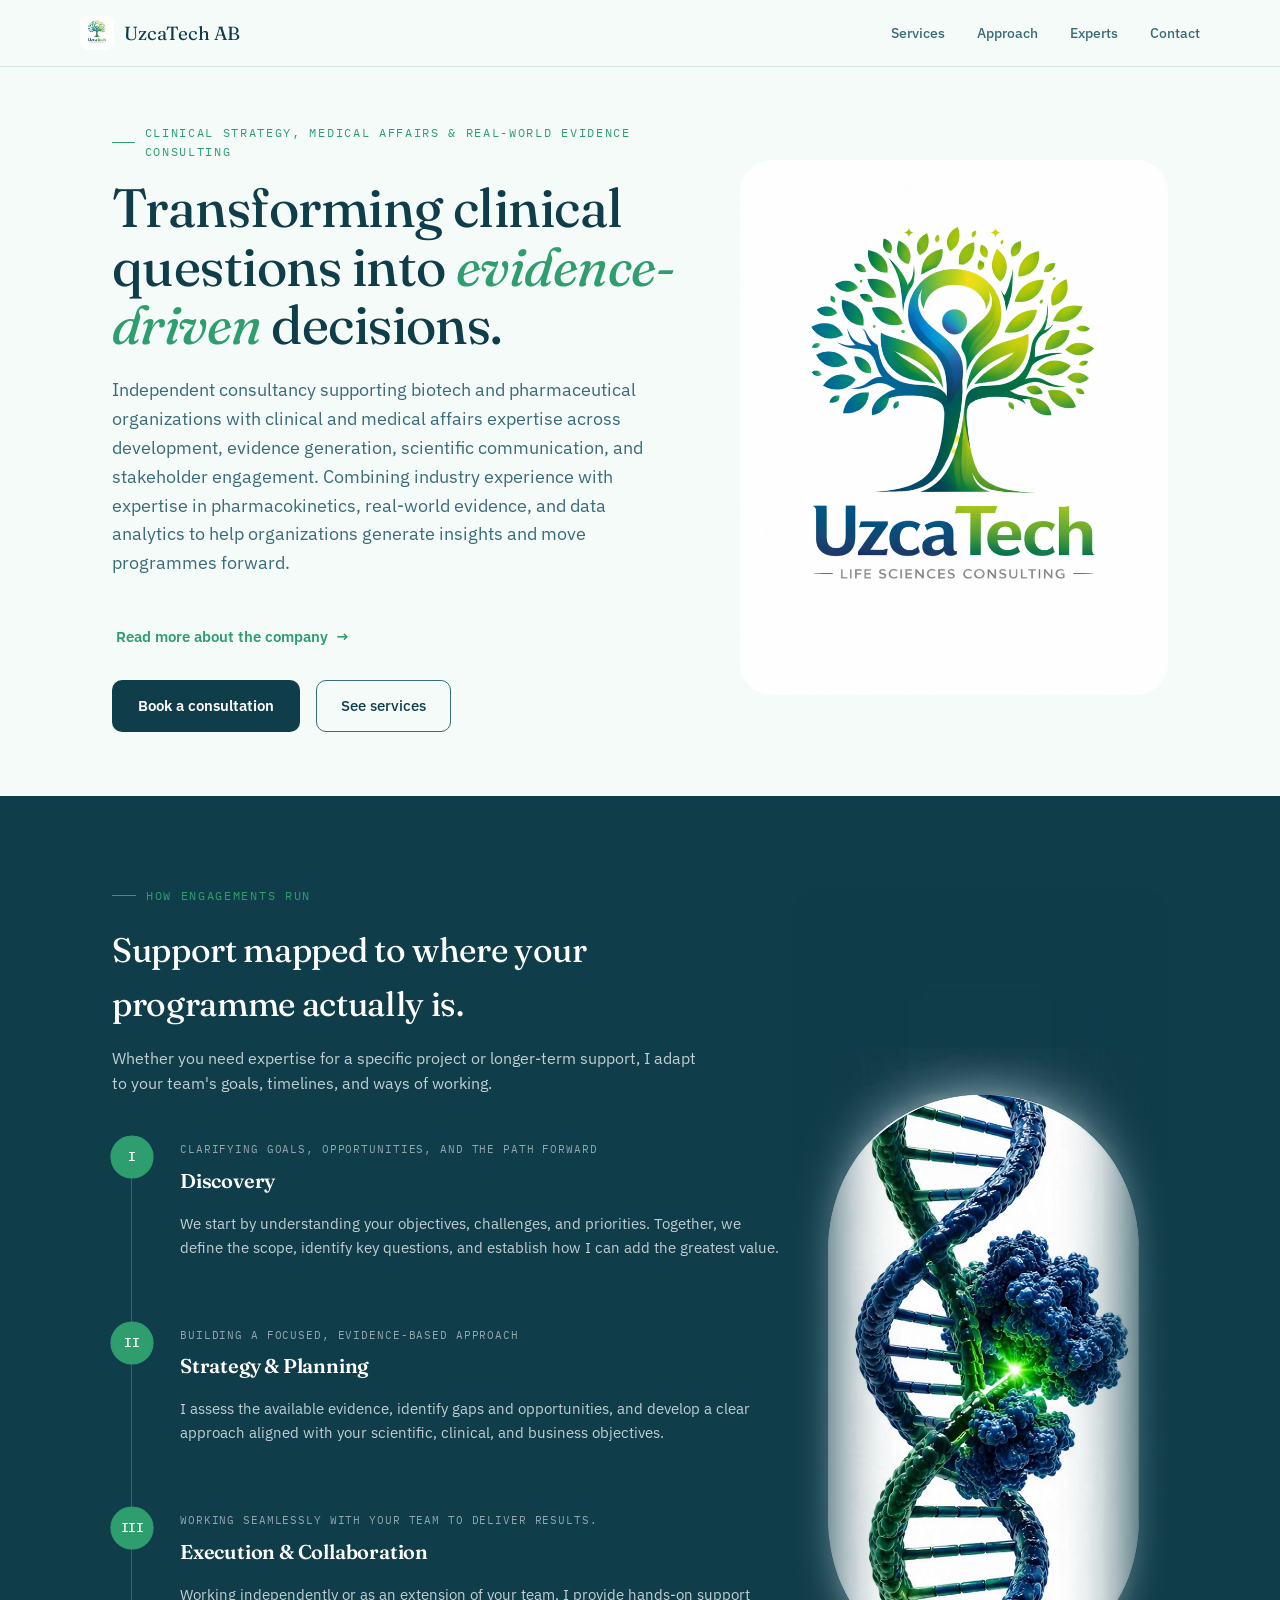
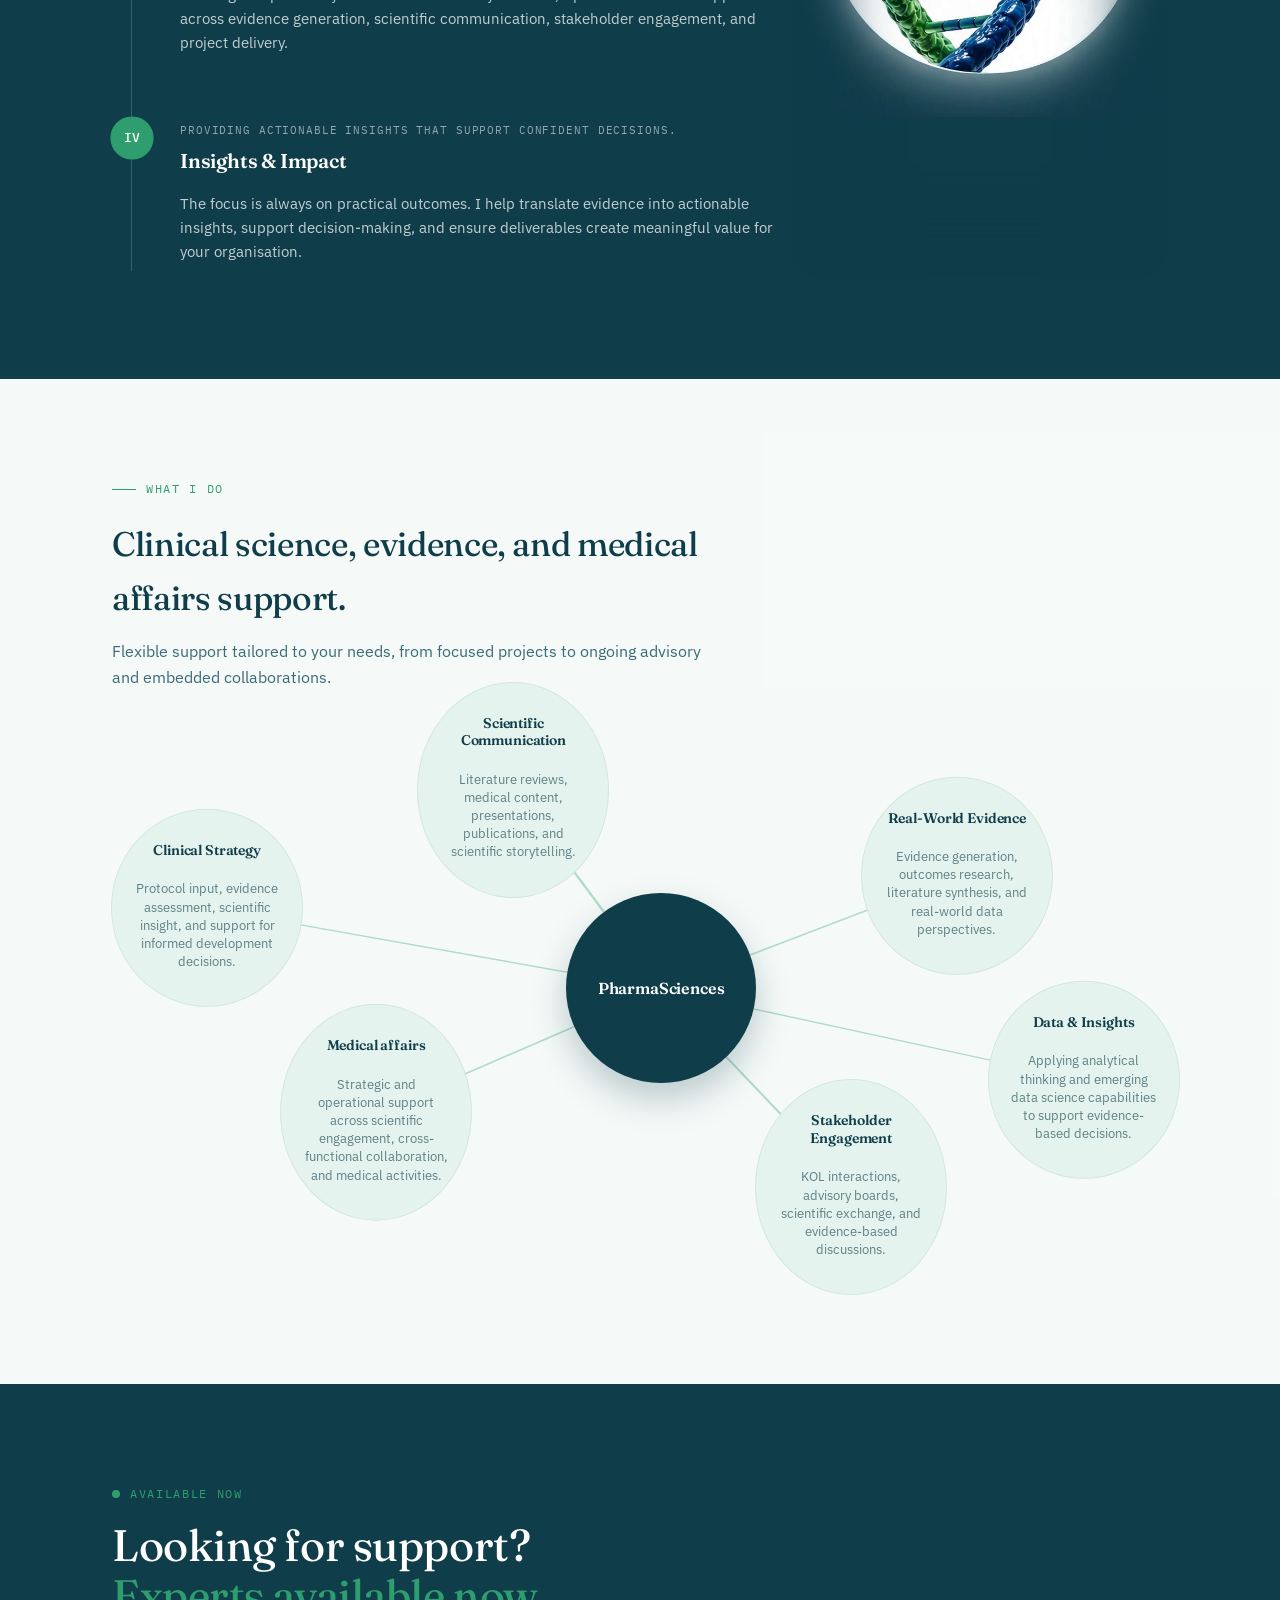
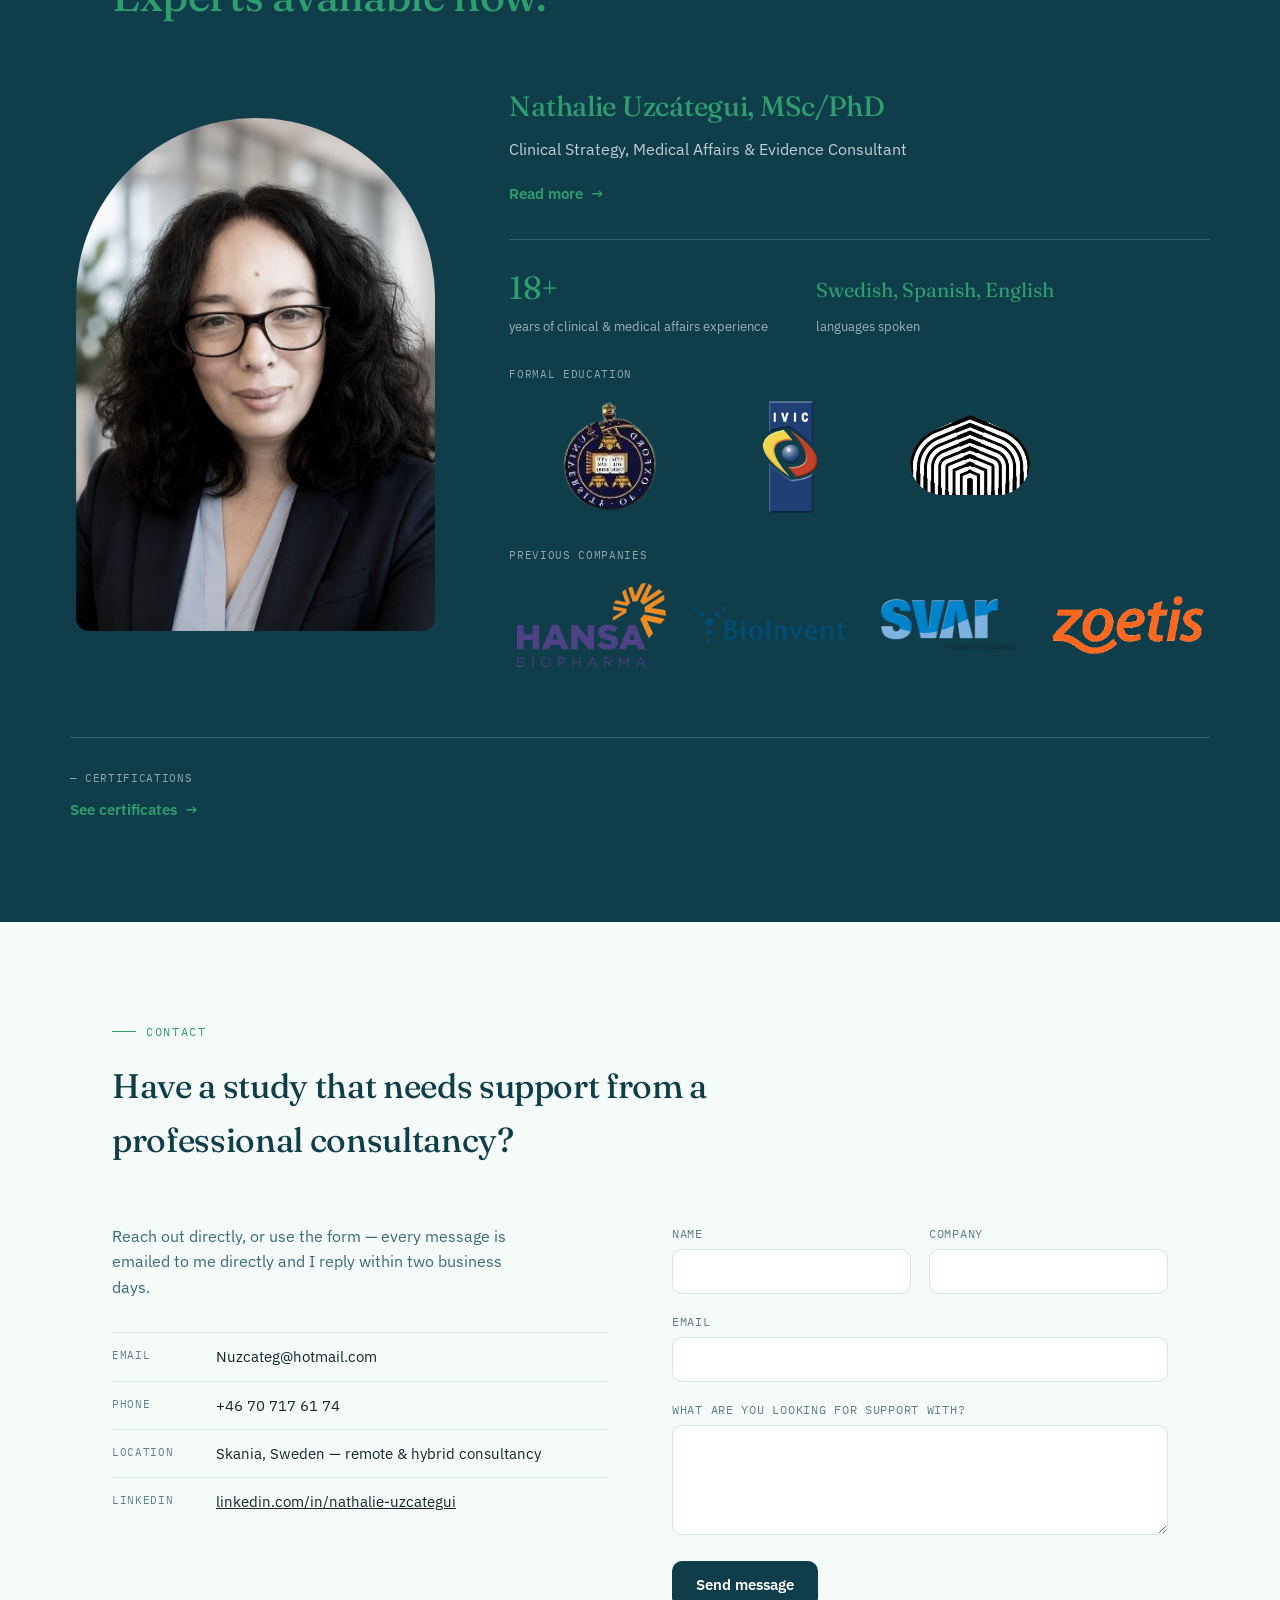
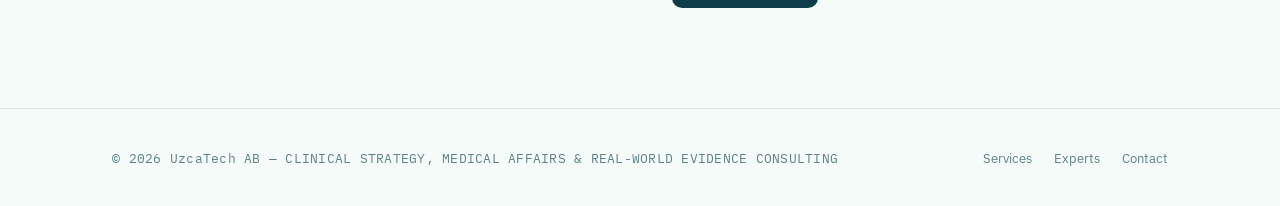
<file: index.html>
<!DOCTYPE html>
<html lang="en">
<head>
<meta charset="UTF-8">
<meta name="viewport" content="width=device-width, initial-scale=1.0">
<meta name="robots" content="noimageindex">
<title>UzcaTech &mdash; Lifesciences Consultancies</title>
<link rel="icon" href="logo_icon.ico" type="image/x-icon">
<link rel="preconnect" href="https://fonts.googleapis.com">
<link rel="preconnect" href="https://fonts.gstatic.com" crossorigin>
<link href="https://fonts.googleapis.com/css2?family=Fraunces:opsz,wght@9..144,300;9..144,450;9..144,600&family=IBM+Plex+Sans:wght@400;500;600&family=IBM+Plex+Mono:wght@400;500&display=swap" rel="stylesheet">
<link rel="stylesheet" href="css/base.css">
<link rel="stylesheet" href="css/index.css">
</head>
<body>

<header>
  <div class="wrap nav">
    <div class="brand">
      <img class="logo-slot" src="images/logo.png" alt="Nathalie Uzcategui">
      UzcaTech AB
    </div>
    <nav><ul>
      <li><a href="#services">Services</a></li>
      <li><a href="#approach">Approach</a></li>
      <li><a href="#experts">Experts</a></li>
      <li><a href="#contact">Contact</a></li>
    </ul></nav>
  </div>
</header>

<section class="hero">
  <div class="hero-bg"></div>
  <div class="wrap">
    <div class="hero-columns">
      <div class="hero-text">
        <div class="eyebrow hero-anim">CLINICAL STRATEGY, MEDICAL AFFAIRS & REAL-WORLD EVIDENCE CONSULTING</div>
        <h1 class="hero-anim">Transforming clinical questions into <em> evidence-driven </em> decisions.</h1>
        <p class="lede hero-anim">Independent consultancy supporting biotech and pharmaceutical organizations with clinical and medical affairs expertise across development, evidence generation, scientific communication, and stakeholder engagement.  Combining industry experience with expertise in pharmacokinetics, real-world evidence, and data analytics to help organizations generate insights and move programmes forward.</p>
        <div class="hero-cta-group hero-anim">
          <a class="btn-tertiary" href="company.html">Read more about the company <span aria-hidden="true">→</span></a>
          <div class="hero-actions">
            <a class="btn-primary" href="#contact">Book a consultation</a>
            <a class="btn-secondary" href="#services">See services</a>
          </div>
        </div>
      </div>
      <img class="hero-image hero-anim" src="images/logo.png" alt="Clinical consultant reviewing study documents">
    </div>
  </div>
</section>

<section class="trail" id="approach">
  <div class="wrap">
  <div class="trail-layout">
    <div class="trail-content">
      <div class="trail-head reveal">
        <div class="eyebrow">How engagements run</div>
        <h2>Support mapped to where your programme actually is.</h2>
        <p>Whether you need expertise for a specific project or longer-term support, I adapt to your team's goals, timelines, and ways of working. </p>
      </div>
      <div class="spine" id="spine">
        <div class="spine-fill" id="spine-fill"></div>
        <div class="phase reveal">
          <div class="phase-marker">I</div>
          <div class="phase-body">
            <div class="tag">Clarifying goals, opportunities, and the path forward</div>
            <h3>Discovery</h3>
            <p>We start by understanding your objectives, challenges, and priorities. Together, we define the scope, identify key questions, and establish how I can add the greatest value.</p>
          </div>
        </div>
        <div class="phase reveal">
          <div class="phase-marker">II</div>
          <div class="phase-body">
            <div class="tag">Building a focused, evidence-based approach</div>
            <h3>Strategy & Planning</h3>
            <p>I assess the available evidence, identify gaps and opportunities, and develop a clear approach aligned with your scientific, clinical, and business objectives.</p>
          </div>
        </div>
        <div class="phase reveal">
          <div class="phase-marker">III</div>
          <div class="phase-body">
            <div class="tag">Working seamlessly with your team to deliver results.</div>
            <h3>Execution & Collaboration</h3>
            <p>Working independently or as an extension of your team, I provide hands-on support across evidence generation, scientific communication, stakeholder engagement, and project delivery.</p>
          </div>
        </div>
        <div class="phase reveal">
          <div class="phase-marker">IV</div>
          <div class="phase-body">
            <div class="tag">Providing actionable insights that support confident decisions.</div>
            <h3>Insights & Impact</h3>
            <p>The focus is always on practical outcomes. I help translate evidence into actionable insights, support decision-making, and ensure deliverables create meaningful value for your organisation.</p>
          </div>
        </div>
      </div>
    </div>

    <!-- Scroll-scrubbed frame animation replaces the old static trail image -->
    <div class="trail-frames-wrap reveal" id="trail-frames-wrap">
      <canvas id="trail-frames-canvas"></canvas>
    </div>
  </div>
  </div>
</section>

<section class="services" id="services">
  <div class="services-bg"></div>
  <div class="wrap">
    <div class="section-head reveal">
      <div class="eyebrow">What I do</div>
      <h2>Clinical science, evidence, and medical affairs support.</h2>
      <p>Flexible support tailored to your needs, from focused projects to ongoing advisory and embedded collaborations.</p>
    </div>
    <div class="service-scatter reveal" id="service-scatter">
      <svg class="service-lines" viewBox="0 0 100 100" preserveAspectRatio="none">
        <line x1="52" y1="45" x2="9" y2="30" />
        <line x1="52" y1="45" x2="25" y2="68" />
        <line x1="52" y1="45" x2="38" y2="8" />
        <line x1="52" y1="45" x2="70" y2="82" />
        <line x1="52" y1="45" x2="80" y2="24" />
        <line x1="52" y1="45" x2="92" y2="62" />
      </svg>
      <div class="service-spine" id="service-spine"></div>
      <div class="service-spine-fill" id="service-spine-fill"></div>
      <div class="service hub" style="left:52%; top:45%;"><h3>PharmaSciences</h3></div>
      <div class="service" style="left:9%; top:30%;"><h3>Clinical Strategy</h3><p>Protocol input, evidence assessment, scientific insight, and support for informed development decisions.</p></div>
      <div class="service" style="left:25%; top:68%;"><h3>Medical affairs</h3><p>Strategic and operational support across scientific engagement, cross-functional collaboration, and medical activities.</p></div>
      <div class="service" style="left:38%; top:8%;"><h3>Scientific Communication</h3><p>Literature reviews, medical content, presentations, publications, and scientific storytelling.</p></div>
      <div class="service" style="left:70%; top:82%;"><h3>Stakeholder Engagement</h3><p>KOL interactions, advisory boards, scientific exchange, and evidence-based discussions.</p></div>
      <div class="service" style="left:80%; top:24%;"><h3>Real-World Evidence</h3><p>Evidence generation, outcomes research, literature synthesis, and real-world data perspectives.</p></div>
      <div class="service" style="left:92%; top:62%;"><h3>Data & Insights</h3><p>Applying analytical thinking and emerging data science capabilities to support evidence-based decisions.</p></div>
    </div>
  </div>
</section>

<section class="experts" id="experts">
  <div class="wrap">
    <div class="eyebrow reveal">Available now</div>
    <h2 class="reveal">Looking for support?<span class="accent">Experts available now.</span></h2>

    <div class="expert-showcase reveal">
      <img class="expert-photo" src="images/pfp.png" alt="Nathalie Uzcategui">
      <div class="expert-info">
        <h3 class="expert-name">Nathalie Uzcátegui, MSc/PhD</h3>
        <div class="expert-role">Clinical Strategy, Medical Affairs & Evidence Consultant</div>
        <a class="read-more" href="nathalie-uzcategui.html">Read more <span aria-hidden="true">→</span></a>

        <div class="expert-stats-row">
          <div class="expert-stat">
            <div class="num" data-count-to="20" data-suffix="+"></div>
            <div class="lbl">years of clinical & medical affairs experience</div>
          </div>
          <div class="expert-stat">
            <div class="languages-list">Swedish, Spanish, English</div>
            <div class="lbl languages-label">languages spoken</div>
          </div>
        </div>

        <div class="expert-details">
          <div class="expert-logos-block">
            <div class="logos-label">Formal education</div>
            <div class="logo-row formal-education">
              <img class="inst-logo" src="images/oxford_logo.png" alt="University of Oxford logo">
              <img class="inst-logo" src="images/ivic_logo.png" alt="IVIC logo">
              <img class="inst-logo" src="images/usb_logo.png" alt="usb logo">
            </div>
          </div>

          <div class="expert-logos-block">
            <div class="logos-label">Previous companies</div>
            <div class="logo-row">
              <img class="inst-logo" src="images/hansa_logo.png" alt="hansa logo">
              <img class="inst-logo" src="images/bioinvent_logo.png" alt="bioinvent logo">
              <img class="inst-logo" src="images/svar_logo.png" alt="svar logo">
              <img class="inst-logo" src="images/zoetis_logo.png" alt="zoetis logo">
            </div>
          </div>
        </div>
      </div>
    </div>

    <div class="cert-summary reveal">
      <div class="logos-label">&mdash; Certifications</div>
      <a class="read-more" href="experts/certificates.html">See certificates <span aria-hidden="true">→</span></a>
    </div>
  </div>
</section>


<section class="contact" id="contact">
  <div class="wrap">
    <div class="contact-lead reveal">
      <div class="eyebrow">Contact</div>
      <h2>Have a study that needs support from a professional consultancy?</h2>
    </div>
    <div class="contact-grid">
    <div class="contact-info reveal">
      <p>Reach out directly, or use the form — every message is emailed to me directly and I reply within two business days.</p>
      <div class="contact-detail">
        <div><span>Email</span><span>Nuzcateg@hotmail.com</span></div>
        <div><span>Phone</span><span>+46 70 717 61 74</span></div>
        <div><span>Location</span><span>Skania, Sweden — remote & hybrid consultancy</span></div>
        <div><span>LinkedIn</span><span><a href="https://www.linkedin.com/in/nathalie-uzcategui-9b800410" target="_blank" rel="noopener noreferrer">linkedin.com/in/nathalie-uzcategui</a></span></div>
      </div>
    </div>

    <form id="contact-form" class="reveal" action="https://formsubmit.co/Nuzcateg@hotmail.com" method="POST">
      <input type="hidden" name="_subject" value="New enquiry — UzcaTech website">
      <input type="hidden" name="_template" value="table">
      <input type="hidden" name="_captcha" value="false">
      <input type="hidden" name="_url" value="https://UzcaTech.com/">
      <div class="form-row">
        <div><label for="name">Name</label><input id="name" name="name" type="text" required></div>
        <div><label for="company">Company</label><input id="company" name="company" type="text"></div>
      </div>
      <div><label for="email">Email</label><input id="email" name="email" type="email" required></div>
      <div><label for="message">What are you looking for support with?</label><textarea id="message" name="message" required></textarea></div>
      <button class="submit" type="submit">Send message</button>
      <p id="form-status" class="form-status"></p>
    </form>
    </div>
  </div>
</section>

<footer>
  <div class="wrap footer-row">
    <div class="mono">© 2026 UzcaTech AB — CLINICAL STRATEGY, MEDICAL AFFAIRS & REAL-WORLD EVIDENCE CONSULTING</div>
    <ul class="footer-links">
      <li><a href="#services">Services</a></li>
      <li><a href="#experts">Experts</a></li>
      <li><a href="#contact">Contact</a></li>
    </ul>
  </div>
</footer>

<script src="js/reveal.js" defer></script>
<script src="js/home.js" defer></script>

</body>
</html>
</file>
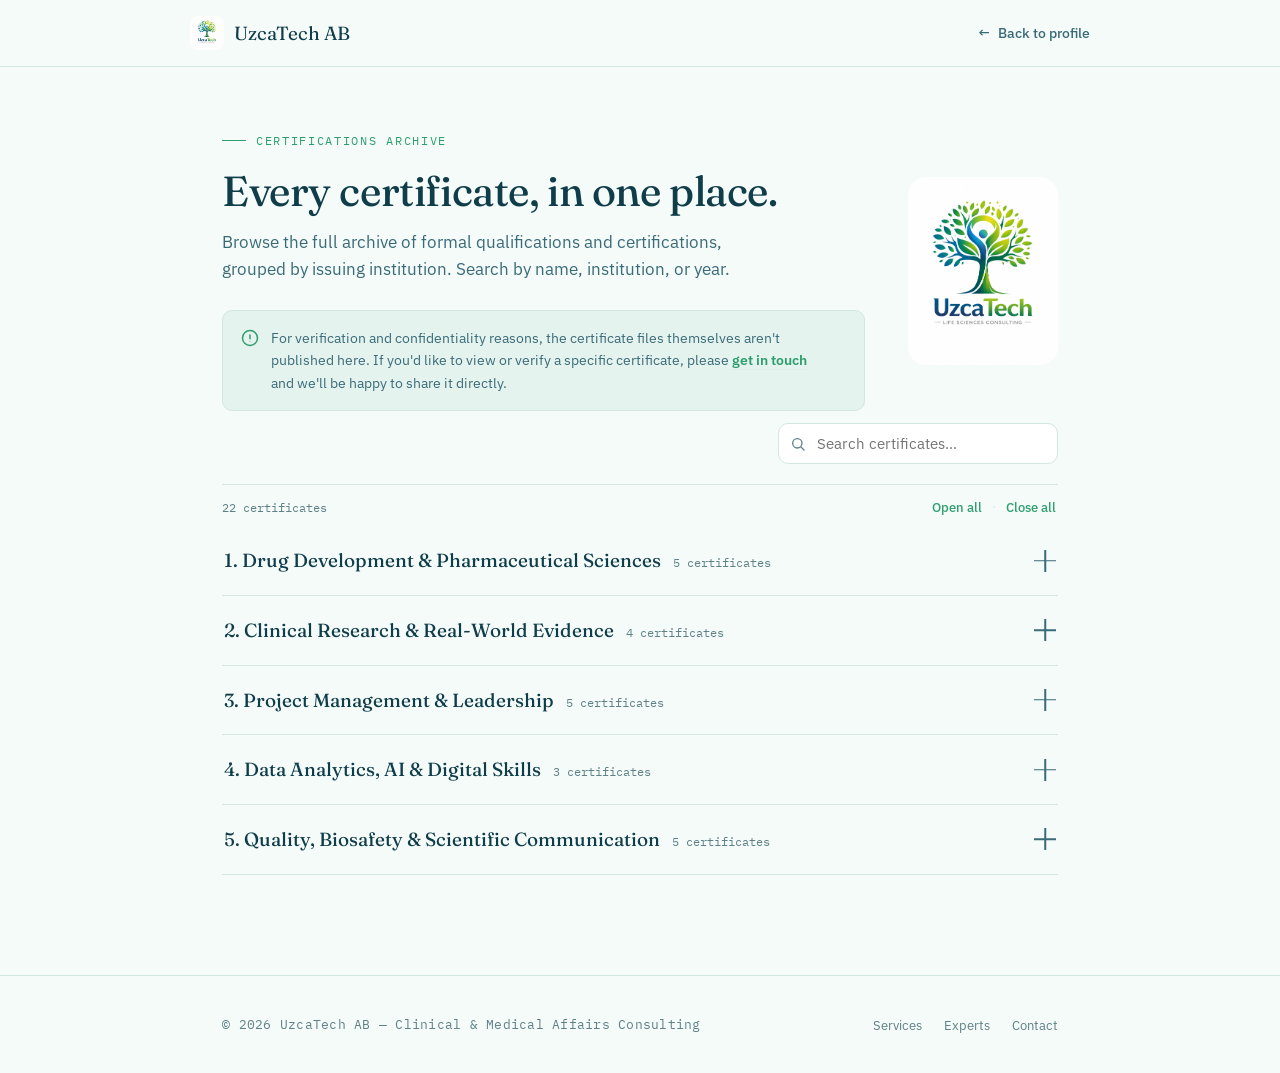
<file: certificates.html>
<!DOCTYPE html>
<html lang="en">
<head>
<meta charset="UTF-8">
<meta name="viewport" content="width=device-width, initial-scale=1.0">
<title>Certifications — UzcaTech AB</title>
<link rel="preconnect" href="https://fonts.googleapis.com">
<link rel="preconnect" href="https://fonts.gstatic.com" crossorigin>
<link
  href="https://fonts.googleapis.com/css2?family=Fraunces:opsz,wght@9..144,300;9..144,450;9..144,600&family=IBM+Plex+Sans:wght@400;500;600&family=IBM+Plex+Mono:wght@400;500&display=swap"
  rel="stylesheet"
>

<link rel="stylesheet" href="css/base.css">
<link rel="stylesheet" href="css/certificates.css">
</head>
<body>

  <header>
    <div class="wrap nav">
      <div class="brand">
        <img class="logo-slot" src="images/logo.png" alt="UzcaTech AB">
        UzcaTech AB
      </div>
      <a class="back-link" href="experts/nathalie-uzcategui.html"><span aria-hidden="true">←</span> Back to profile</a>
    </div>
  </header>

  <section class="page-head">
    <div class="wrap">
      <div class="page-head-columns">
        <div>
          <div class="eyebrow">Certifications archive</div>
          <h1>Every certificate, in one place.</h1>
          <p>
            Browse the full archive of formal qualifications and certifications, grouped by
            issuing institution. Search by name, institution, or year.
          </p>

          <div class="archive-notice">
            <svg viewBox="0 0 24 24" fill="none" stroke-width="2" stroke-linecap="round" stroke-linejoin="round">
              <circle cx="12" cy="12" r="10"/>
              <line x1="12" y1="8" x2="12" y2="13"/>
              <circle cx="12" cy="16.5" r="0.5" fill="currentColor" stroke="none"/>
            </svg>
            <p>
              For verification and confidentiality reasons, the certificate files themselves
              aren't published here. If you'd like to view or verify a specific certificate,
              please <a href="index.html#contact">get in touch</a> and we'll be happy to share
              it directly.
            </p>
          </div>
        </div>

        <img class="page-head-image" src="images/logo.png" alt="UzcaTech AB">
      </div>
    </div>
  </section>

  <section class="wrap">
    <div class="controls">
      <div class="search-box">
        <svg viewBox="0 0 24 24" fill="none" stroke-width="2" stroke-linecap="round" stroke-linejoin="round">
          <circle cx="11" cy="11" r="7"/>
          <line x1="21" y1="21" x2="16.65" y2="16.65"/>
        </svg>
        <input type="text" id="search" placeholder="Search certificates…" autocomplete="off">
        <button type="button" id="search-clear" class="search-clear" aria-label="Clear search">
          <svg viewBox="0 0 24 24" fill="none" stroke-width="2" stroke-linecap="round" stroke-linejoin="round">
            <line x1="18" y1="6" x2="6" y2="18"/>
            <line x1="6" y1="6" x2="18" y2="18"/>
          </svg>
        </button>
      </div>
    </div>

    <div class="toggle-all-row">
      <div class="result-count" id="result-count"></div>
      <div class="toggle-all-links">
        <button type="button" id="open-all" class="toggle-all-btn">Open all</button>
        <span class="toggle-all-divider">·</span>
        <button type="button" id="close-all" class="toggle-all-btn">Close all</button>
      </div>
    </div>
  </section>

  <section class="archive">
    <div class="wrap" id="archive-root"></div>
  </section>

  <footer>
    <div class="wrap footer-row">
      <div class="mono">© 2026 UzcaTech AB — Clinical &amp; Medical Affairs Consulting</div>
      <ul class="footer-links">
        <li><a href="index.html#services">Services</a></li>
        <li><a href="index.html#experts">Experts</a></li>
        <li><a href="index.html#contact">Contact</a></li>
      </ul>
    </div>
  </footer>

  <script src="js/certificates-data.js" defer></script>
<script src="js/certificates.js" defer></script>

</body>
</html>
</file>
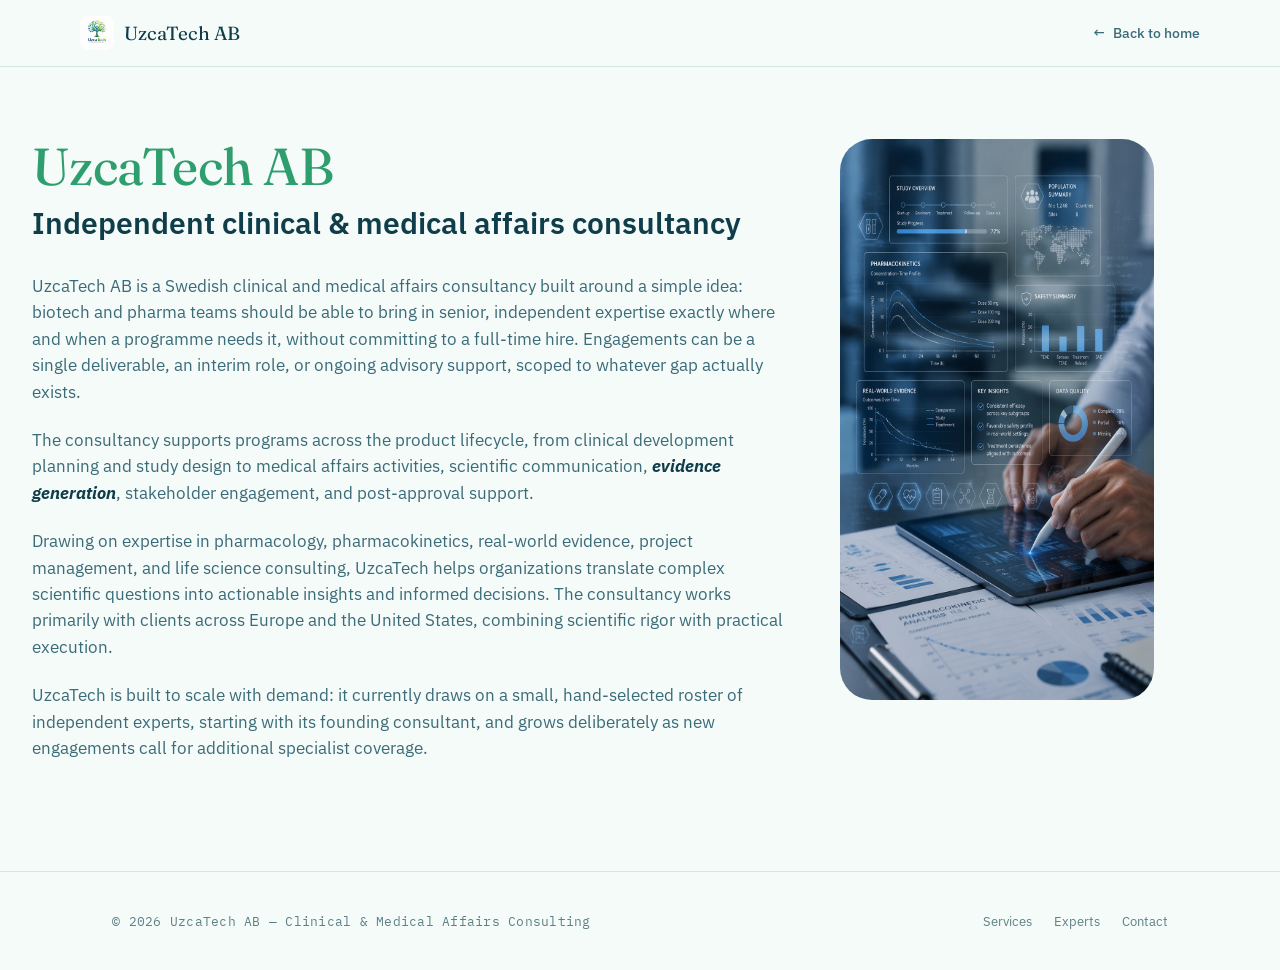
<file: company.html>
<!DOCTYPE html>
<html lang="en">
<head>
<meta charset="UTF-8">
<meta name="viewport" content="width=device-width, initial-scale=1.0">
<title>About UzcaTech AB — Clinical & Medical Affairs Consulting</title>
<link rel="preconnect" href="https://fonts.googleapis.com">
<link rel="preconnect" href="https://fonts.gstatic.com" crossorigin>
<link href="https://fonts.googleapis.com/css2?family=Fraunces:opsz,wght@9..144,300;9..144,450;9..144,600&family=IBM+Plex+Sans:wght@400;500;600&family=IBM+Plex+Mono:wght@400;500&display=swap" rel="stylesheet">
<link rel="stylesheet" href="css/base.css">
<link rel="stylesheet" href="css/company.css">
</head>
<body>

<header>
  <div class="wrap nav">
    <div class="brand">
      <img class="logo-slot" src="images/logo.png">
      UzcaTech AB
    </div>
    <a class="back-link" href="index.html"><span aria-hidden="true">←</span> Back to home</a>
  </div>
</header>

<section class="bio">
  <div class="wrap">
    <div class="bio-layout">
      <div class="bio-center">
        <h1 class="bio-name">UzcaTech AB</h1>
        <div class="bio-credentials">Independent clinical &amp; medical affairs consultancy</div>

        <div class="bio-text">
          <p>UzcaTech AB is a Swedish clinical and medical affairs consultancy built around a simple idea: biotech and pharma teams should be able to bring in senior, independent expertise exactly where and when a programme needs it, without committing to a full-time hire. Engagements can be a single deliverable, an interim role, or ongoing advisory support, scoped to whatever gap actually exists.</p>
          <p>The consultancy supports programs across the product lifecycle, from clinical development planning and study design to medical affairs activities, scientific communication, <em class="it-bold">evidence generation</em>, stakeholder engagement, and post-approval support. </p>
          <p>Drawing on expertise in pharmacology, pharmacokinetics, real-world evidence, project management, and life science consulting, UzcaTech helps organizations translate complex scientific questions into actionable insights and informed decisions. The consultancy works primarily with clients across Europe and the United States, combining scientific rigor with practical execution.</p>
          <p>UzcaTech is built to scale with demand: it currently draws on a small, hand-selected roster of independent experts, starting with its founding consultant, and grows deliberately as new engagements call for additional specialist coverage.</p>
        </div>
      </div>

      <img class="bio-side bio-side-image" src="images/company.png" alt="UzcaTech AB">
    </div>
  </div>
</section>

<footer>
  <div class="wrap footer-row">
    <div class="mono">© 2026 UzcaTech AB — Clinical &amp; Medical Affairs Consulting</div>
    <ul class="footer-links">
      <li><a href="index.html#services">Services</a></li>
      <li><a href="index.html#experts">Experts</a></li>
      <li><a href="index.html#contact">Contact</a></li>
    </ul>
  </div>
</footer>

</body>
</html>
</file>
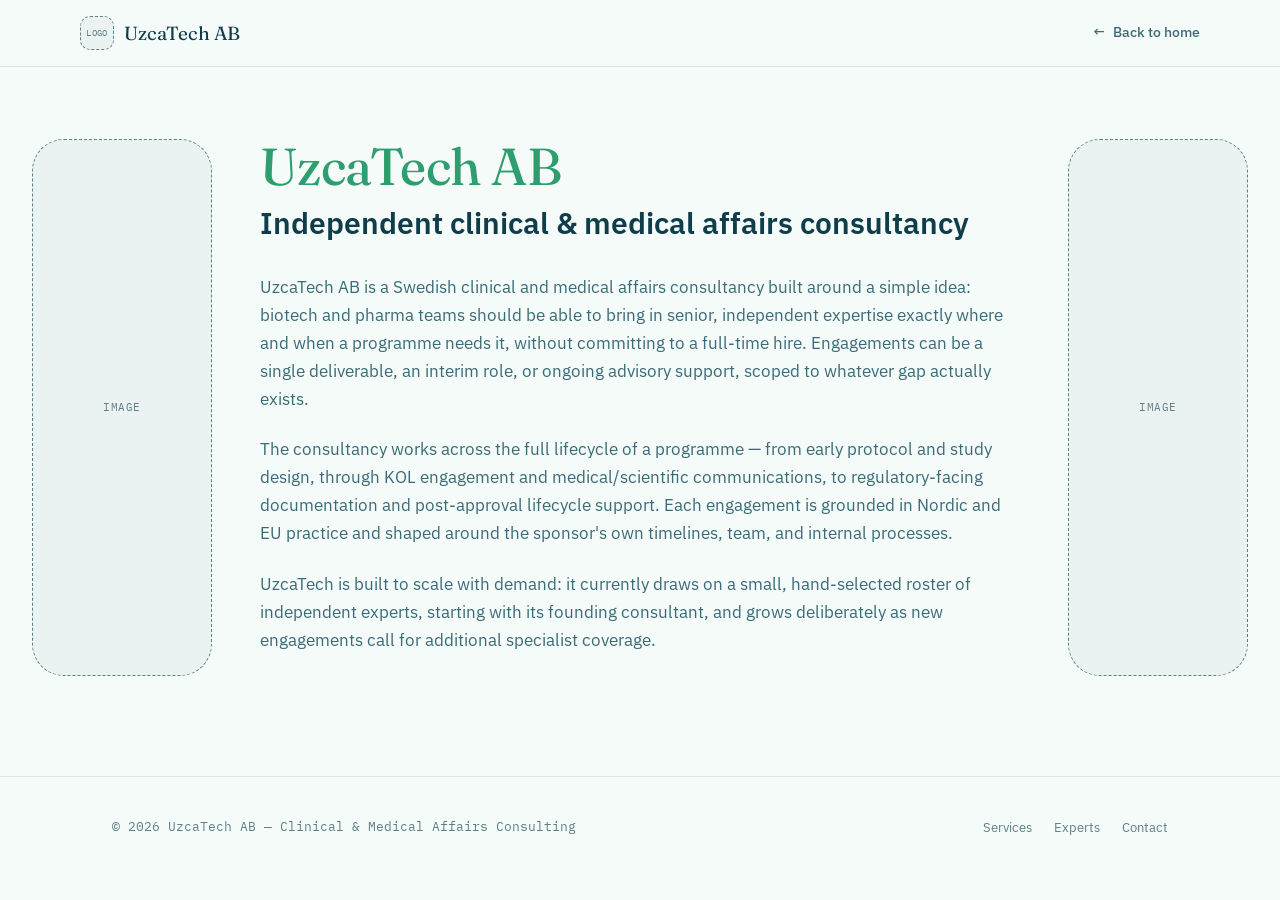
<file: companypage.html>
<!DOCTYPE html>
<html lang="en">
<head>
<meta charset="UTF-8">
<meta name="viewport" content="width=device-width, initial-scale=1.0">
<title>About UzcaTech AB — Clinical & Medical Affairs Consulting</title>
<link rel="preconnect" href="https://fonts.googleapis.com">
<link rel="preconnect" href="https://fonts.gstatic.com" crossorigin>
<link href="https://fonts.googleapis.com/css2?family=Fraunces:opsz,wght@9..144,300;9..144,450;9..144,600&family=IBM+Plex+Sans:wght@400;500;600&family=IBM+Plex+Mono:wght@400;500&display=swap" rel="stylesheet">
<style>
  :root{
    --navy:#0F3D4A;
    --navy-soft:#3A6B78;
    --slate:#5F8087;
    --bg:#F5FBF9;
    --bg-panel:#E5F3EE;
    --teal:#2F9E6F;
    --teal-soft:#DCF0E6;
    --ink:#16262A;
    --line:#D3E6E0;
    --white:#FFFFFF;
    --radius-sm:10px;
  }
  *{box-sizing:border-box;}
  body{
    margin:0; background:var(--bg); color:var(--ink);
    font-family:'IBM Plex Sans', sans-serif; font-size:16px; line-height:1.7;
    -webkit-font-smoothing:antialiased;
  }
  h1,h2,h3{font-family:'Fraunces', serif; font-weight:450; color:var(--navy); margin:0; letter-spacing:-0.01em;}
  a{color:inherit;}
  .wrap{max-width:1120px; margin:0 auto; padding:0 32px;}
  @media (max-width:640px){ .wrap{padding:0 20px;} }

  .placeholder-box{
    display:flex; align-items:center; justify-content:center; text-align:center;
    border:1px dashed var(--slate); background:rgba(92,112,134,0.06);
    color:var(--slate); font-family:'IBM Plex Mono',monospace; font-size:11px;
    letter-spacing:0.04em; line-height:1.5; padding:8px; border-radius:var(--radius-sm);
  }

  /* ---------- Header ---------- */
  header{
    position:sticky; top:0; z-index:50;
    background:rgba(245,251,249,0.92); backdrop-filter:blur(6px);
    border-bottom:1px solid var(--line);
  }
  .nav{display:flex; align-items:center; justify-content:space-between; padding:16px 0;}
  .brand{font-family:'Fraunces', serif; font-size:19px; color:var(--navy); display:flex; align-items:center; gap:10px;}
  .brand .logo-slot{width:34px; height:34px; flex-shrink:0; font-size:9px;}
  .back-link{
    display:inline-flex; align-items:center; gap:8px; font-size:14px; font-weight:500;
    color:var(--navy-soft); text-decoration:none; transition:color .15s ease;
  }
  .back-link:hover{color:var(--teal);}

  /* ---------- Bio-style text block ---------- */
  .bio{padding:72px 0 100px;}
  .bio .wrap{max-width:1400px;}
  .bio-layout{
    display:grid; grid-template-columns:1fr minmax(0,760px) 1fr; gap:48px; align-items:stretch;
  }
  @media (max-width:1100px){
    .bio-layout{grid-template-columns:1fr;}
    .bio-side{display:none;}
  }
  /* Replace with: <img class="bio-side-image" src="..." alt="..."> */
  .bio-side-image{
    width:100%; height:100%; min-height:520px; border-radius:32px;
    background-size:cover; background-position:center;
  }
  .bio-name{font-size:clamp(36px, 5vw, 52px); color:var(--teal); line-height:1.05;}
  .bio-credentials{font-size:clamp(22px, 3vw, 30px); color:var(--navy); font-weight:600; margin-top:10px; line-height:1.25;}
  .bio-text{margin-top:32px;}
  .bio-text p{color:var(--navy-soft); font-size:16.5px; margin:0 0 22px 0;}

  footer{border-top:1px solid var(--line); padding:36px 0;}
  .footer-row{display:flex; justify-content:space-between; align-items:center; flex-wrap:wrap; gap:14px;}
  .footer-row .mono{font-family:'IBM Plex Mono',monospace; font-size:12.5px; color:var(--slate);}
  .footer-links{display:flex; gap:22px; list-style:none; padding:0; margin:0;}
  .footer-links a{font-size:13px; color:var(--slate); text-decoration:none;}
  .footer-links a:hover{color:var(--teal);}
</style>
</head>
<body>

<header>
  <div class="wrap nav">
    <div class="brand">
      <div class="logo-slot placeholder-box">LOGO</div>
      UzcaTech AB
    </div>
    <a class="back-link" href="index.html"><span aria-hidden="true">←</span> Back to home</a>
  </div>
</header>

<section class="bio">
  <div class="wrap">
    <div class="bio-layout">
      <!-- Replace with: <img class="bio-side-image" src="images/company-left.jpg" alt="..."> -->
      <div class="bio-side"><div class="bio-side-image placeholder-box">IMAGE</div></div>

      <div class="bio-center">
        <h1 class="bio-name">UzcaTech AB</h1>
        <div class="bio-credentials">Independent clinical &amp; medical affairs consultancy</div>

        <div class="bio-text">
          <!-- Placeholder copy — replace with the real company story/positioning -->
          <p>UzcaTech AB is a Swedish clinical and medical affairs consultancy built around a simple idea: biotech and pharma teams should be able to bring in senior, independent expertise exactly where and when a programme needs it, without committing to a full-time hire. Engagements can be a single deliverable, an interim role, or ongoing advisory support, scoped to whatever gap actually exists.</p>
          <p>The consultancy works across the full lifecycle of a programme — from early protocol and study design, through KOL engagement and medical/scientific communications, to regulatory-facing documentation and post-approval lifecycle support. Each engagement is grounded in Nordic and EU practice and shaped around the sponsor's own timelines, team, and internal processes.</p>
          <p>UzcaTech is built to scale with demand: it currently draws on a small, hand-selected roster of independent experts, starting with its founding consultant, and grows deliberately as new engagements call for additional specialist coverage.</p>
        </div>
      </div>

      <!-- Replace with: <img class="bio-side-image" src="images/company-right.jpg" alt="..."> -->
      <div class="bio-side"><div class="bio-side-image placeholder-box">IMAGE</div></div>
    </div>
  </div>
</section>

<footer>
  <div class="wrap footer-row">
    <div class="mono">© 2026 UzcaTech AB — Clinical &amp; Medical Affairs Consulting</div>
    <ul class="footer-links">
      <li><a href="index.html#services">Services</a></li>
      <li><a href="index.html#experts">Experts</a></li>
      <li><a href="index.html#contact">Contact</a></li>
    </ul>
  </div>
</footer>

</body>
</html>
</file>
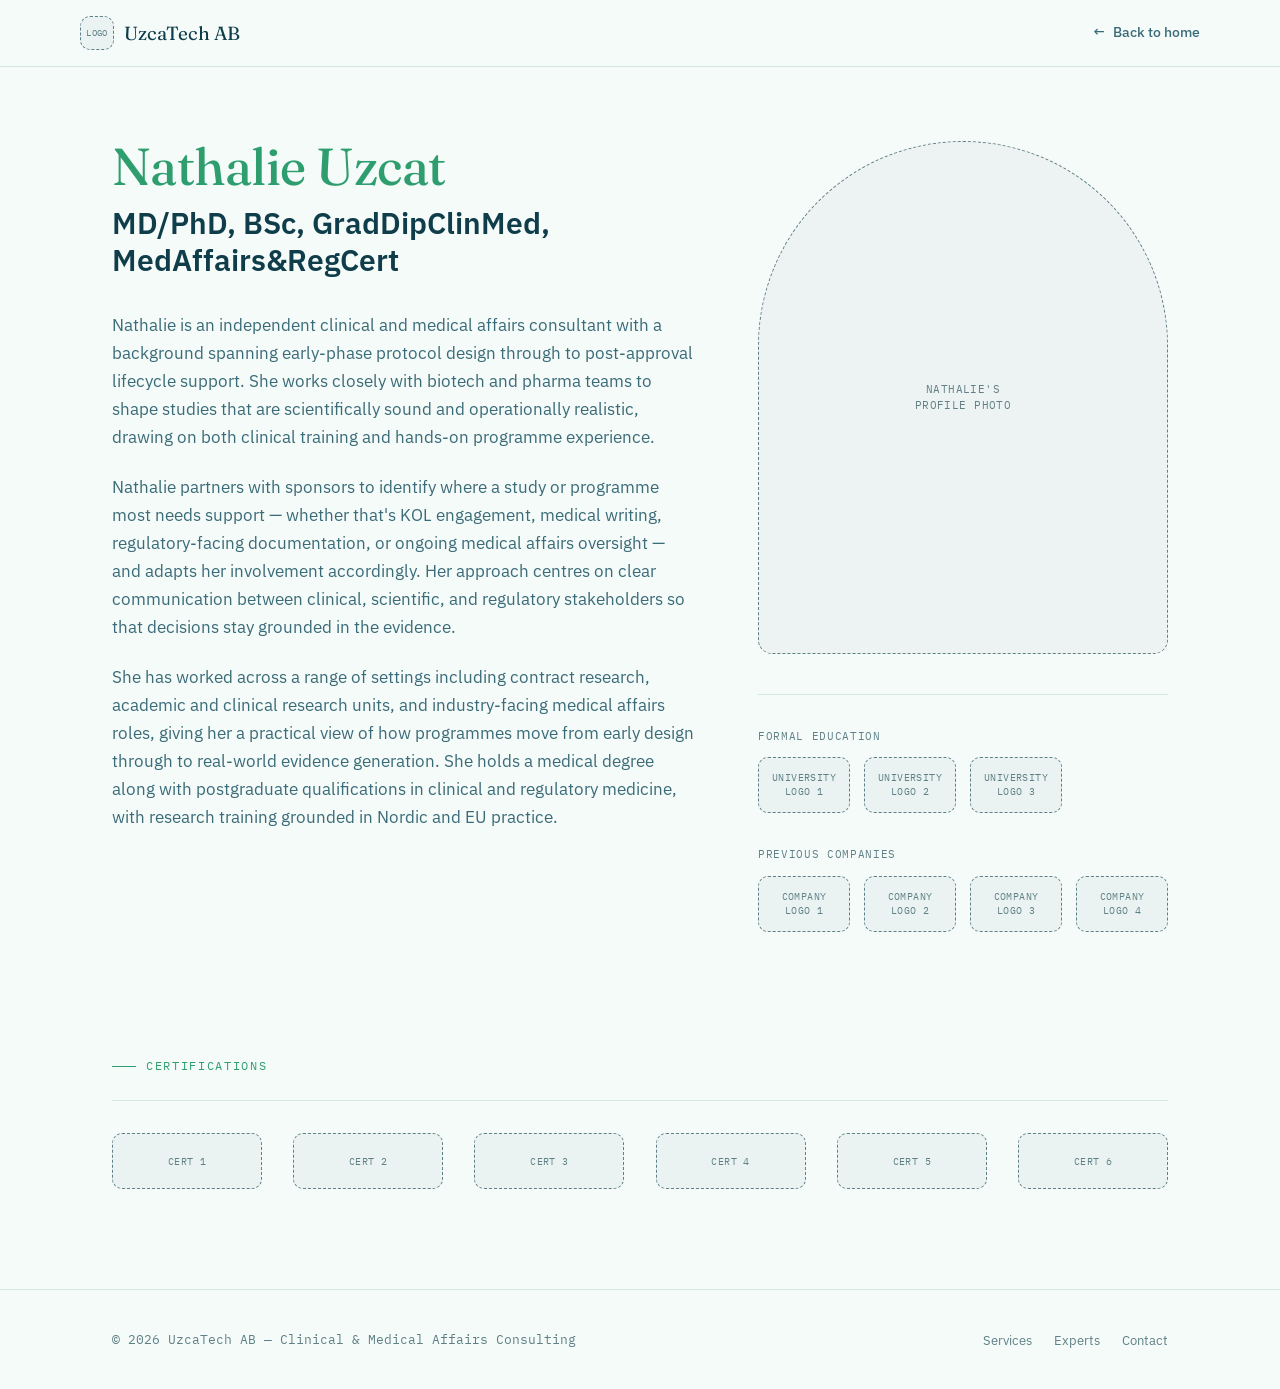
<file: expert.html>
<!DOCTYPE html>
<html lang="en">
<head>
<meta charset="UTF-8">
<meta name="viewport" content="width=device-width, initial-scale=1.0">
<title>Nathalie Uzcat, MD/PhD — UzcaTech AB</title>
<link rel="preconnect" href="https://fonts.googleapis.com">
<link rel="preconnect" href="https://fonts.gstatic.com" crossorigin>
<link href="https://fonts.googleapis.com/css2?family=Fraunces:opsz,wght@9..144,300;9..144,450;9..144,600&family=IBM+Plex+Sans:wght@400;500;600&family=IBM+Plex+Mono:wght@400;500&display=swap" rel="stylesheet">
<style>
  :root{
    --navy:#0F3D4A;
    --navy-soft:#3A6B78;
    --slate:#5F8087;
    --bg:#F5FBF9;
    --bg-panel:#E5F3EE;
    --teal:#2F9E6F;
    --teal-soft:#DCF0E6;
    --ink:#16262A;
    --line:#D3E6E0;
    --white:#FFFFFF;
    --radius-sm:10px;
    --radius-md:18px;
    --radius-lg:32px;
  }
  *{box-sizing:border-box;}
  body{
    margin:0; background:var(--bg); color:var(--ink);
    font-family:'IBM Plex Sans', sans-serif; font-size:16px; line-height:1.7;
    -webkit-font-smoothing:antialiased;
  }
  h1,h2,h3{font-family:'Fraunces', serif; font-weight:450; color:var(--navy); margin:0; letter-spacing:-0.01em;}
  a{color:inherit;}
  img{max-width:100%; display:block;}
  .wrap{max-width:1120px; margin:0 auto; padding:0 32px;}
  @media (max-width:640px){ .wrap{padding:0 20px;} }

  .placeholder-box{
    display:flex; align-items:center; justify-content:center; text-align:center;
    border:1px dashed var(--slate); background:rgba(92,112,134,0.06);
    color:var(--slate); font-family:'IBM Plex Mono',monospace; font-size:11px;
    letter-spacing:0.04em; line-height:1.5; padding:8px; border-radius:var(--radius-sm);
  }

  /* ---------- Header ---------- */
  header{
    position:sticky; top:0; z-index:50;
    background:rgba(245,251,249,0.92); backdrop-filter:blur(6px);
    border-bottom:1px solid var(--line);
  }
  .nav{display:flex; align-items:center; justify-content:space-between; padding:16px 0;}
  .brand{font-family:'Fraunces', serif; font-size:19px; color:var(--navy); display:flex; align-items:center; gap:10px;}
  .brand .logo-slot{width:34px; height:34px; flex-shrink:0; font-size:9px;}
  .back-link{
    display:inline-flex; align-items:center; gap:8px; font-size:14px; font-weight:500;
    color:var(--navy-soft); text-decoration:none; transition:color .15s ease;
  }
  .back-link:hover{color:var(--teal);}

  /* ---------- Bio hero ---------- */
  .bio{padding:72px 0 100px;}
  .bio-layout{
    display:grid; grid-template-columns:1.2fr 0.8fr; gap:64px; align-items:start;
  }
  @media (max-width:900px){
    .bio-layout{grid-template-columns:1fr;}
    .bio-side{order:-1;}
  }

  .eyebrow{
    font-family:'IBM Plex Mono', monospace; font-size:12px; letter-spacing:0.14em;
    text-transform:uppercase; color:var(--teal); margin-bottom:16px; display:flex; align-items:center; gap:10px;
  }
  .eyebrow::before{content:""; width:24px; height:1px; background:var(--teal); display:inline-block;}

  .bio-name{font-size:clamp(36px, 5vw, 52px); color:var(--teal); line-height:1.05;}
  .bio-credentials{font-size:clamp(22px, 3vw, 30px); color:var(--navy); font-weight:600; margin-top:10px; line-height:1.25;}

  .bio-text p{
    color:var(--navy-soft); font-size:16.5px; margin:0 0 22px 0; max-width:640px;
  }
  .bio-text{margin-top:32px;}

  /* ---------- Side column: portrait + credentials ---------- */
  .bio-side{padding-top:2px;}
  /* Replace with: <img class="bio-photo" src="nathalie-portrait.jpg" alt="Nathalie Uzcat"> */
  .bio-photo{
    width:100%; aspect-ratio:4/5;
    border-radius:260px 260px var(--radius-md) var(--radius-md);
    filter:grayscale(15%) contrast(1.02);
  }

  .bio-credentials-block{
    margin-top:40px; padding-top:32px; border-top:1px solid var(--line);
  }
  .logos-label{
    font-family:'IBM Plex Mono',monospace; font-size:11px; text-transform:uppercase;
    letter-spacing:0.06em; color:var(--slate); margin-bottom:12px;
  }
  .logo-row{
    display:grid;
    grid-template-columns:repeat(4,1fr);
    gap:14px;
    margin-bottom:32px;
}

  .logo-row:last-child{
    margin-bottom:0;
}
  
  .inst-logo{
    width:92px; 
    height:56px; 
    font-size:9.5px; 
    flex-shrink:0;
  }

  @media (max-width:640px){
    .logo-row{display:grid; grid-template-columns:repeat(3, 1fr); gap:10px;}
    .inst-logo{width:100%; height:64px;}
  }

  /* ---------- Certifications ---------- */
  .certifications{
    padding:24px 0 100px;
  }
  .certifications .eyebrow{margin-bottom:24px;}
  .cert-bar{
    padding-top:32px; border-top:1px solid var(--line);
    display:flex; justify-content:space-between; align-items:center; gap:20px; flex-wrap:wrap;
  }
  .cert-item{width:150px; height:56px; font-size:10px; flex-shrink:0;}
  @media (max-width:640px){
    .cert-bar{
    display:flex;
    justify-content:space-between;
    align-items:center;
    gap:20px;
    flex-wrap:wrap;
  }
    .cert-item{width:100%; height:64px;}
  }

  footer{border-top:1px solid var(--line); padding:36px 0;}
  .footer-row{display:flex; justify-content:space-between; align-items:center; flex-wrap:wrap; gap:14px;}
  .footer-row .mono{font-family:'IBM Plex Mono',monospace; font-size:12.5px; color:var(--slate);}
  .footer-links{display:flex; gap:22px; list-style:none; padding:0; margin:0;}
  .footer-links a{font-size:13px; color:var(--slate); text-decoration:none;}
  .footer-links a:hover{color:var(--teal);}
</style>
</head>
<body>

<header>
  <div class="wrap nav">
    <div class="brand">
      <div class="logo-slot placeholder-box">LOGO</div>
      UzcaTech AB
    </div>
    <a class="back-link" href="../index.html"><span aria-hidden="true">←</span> Back to home</a>
  </div>
</header>

<section class="bio">
  <div class="wrap">
    <div class="bio-layout">

      <div class="bio-main">
        <h1 class="bio-name">Nathalie Uzcat</h1>
        <div class="bio-credentials">MD/PhD, BSc, GradDipClinMed, MedAffairs&amp;RegCert</div>

        <div class="bio-text">
          <!-- Placeholder bio copy — replace with Nathalie's real background -->
          <p>Nathalie is an independent clinical and medical affairs consultant with a background spanning early-phase protocol design through to post-approval lifecycle support. She works closely with biotech and pharma teams to shape studies that are scientifically sound and operationally realistic, drawing on both clinical training and hands-on programme experience.</p>
          <p>Nathalie partners with sponsors to identify where a study or programme most needs support — whether that's KOL engagement, medical writing, regulatory-facing documentation, or ongoing medical affairs oversight — and adapts her involvement accordingly. Her approach centres on clear communication between clinical, scientific, and regulatory stakeholders so that decisions stay grounded in the evidence.</p>
          <p>She has worked across a range of settings including contract research, academic and clinical research units, and industry-facing medical affairs roles, giving her a practical view of how programmes move from early design through to real-world evidence generation. She holds a medical degree along with postgraduate qualifications in clinical and regulatory medicine, with research training grounded in Nordic and EU practice.</p>
        </div>
      </div>

      <div class="bio-side">
        <!-- Replace with: <img class="bio-photo" src="nathalie-portrait.jpg" alt="Nathalie Uzcat"> -->
        <div class="bio-photo placeholder-box">NATHALIE'S<br>PROFILE PHOTO</div>

        <div class="bio-credentials-block">
          <!-- Replace each placeholder-box with: <img class="inst-logo" src="..." alt="University name"> -->
          <div class="logos-label">Formal education</div>
          <div class="logo-row">
            <div class="inst-logo placeholder-box">UNIVERSITY<br>LOGO 1</div>
            <div class="inst-logo placeholder-box">UNIVERSITY<br>LOGO 2</div>
            <div class="inst-logo placeholder-box">UNIVERSITY<br>LOGO 3</div>
          </div>

          <!-- Replace each placeholder-box with: <img class="inst-logo" src="..." alt="Company name"> -->
          <div class="logos-label">Previous companies</div>
          <div class="logo-row">
            <div class="inst-logo placeholder-box">COMPANY<br>LOGO 1</div>
            <div class="inst-logo placeholder-box">COMPANY<br>LOGO 2</div>
            <div class="inst-logo placeholder-box">COMPANY<br>LOGO 3</div>
            <div class="inst-logo placeholder-box">COMPANY<br>LOGO 4</div>
          </div>
        </div>
      </div>

    </div>
  </div>
</section>

<section class="certifications">
  <div class="wrap">
    <div class="eyebrow">Certifications</div>
    <!-- Replace each placeholder-box with: <img class="cert-item" src="..." alt="Certification name"> -->
    <div class="cert-bar">
      <div class="cert-item placeholder-box">CERT 1</div>
      <div class="cert-item placeholder-box">CERT 2</div>
      <div class="cert-item placeholder-box">CERT 3</div>
      <div class="cert-item placeholder-box">CERT 4</div>
      <div class="cert-item placeholder-box">CERT 5</div>
      <div class="cert-item placeholder-box">CERT 6</div>
    </div>
  </div>
</section>

<footer>
  <div class="wrap footer-row">
    <div class="mono">© 2026 UzcaTech AB — Clinical &amp; Medical Affairs Consulting</div>
    <ul class="footer-links">
      <li><a href="../index.html#services">Services</a></li>
      <li><a href="../index.html#experts">Experts</a></li>
      <li><a href="../index.html#contact">Contact</a></li>
    </ul>
  </div>
</footer>

</body>
</html>
</file>
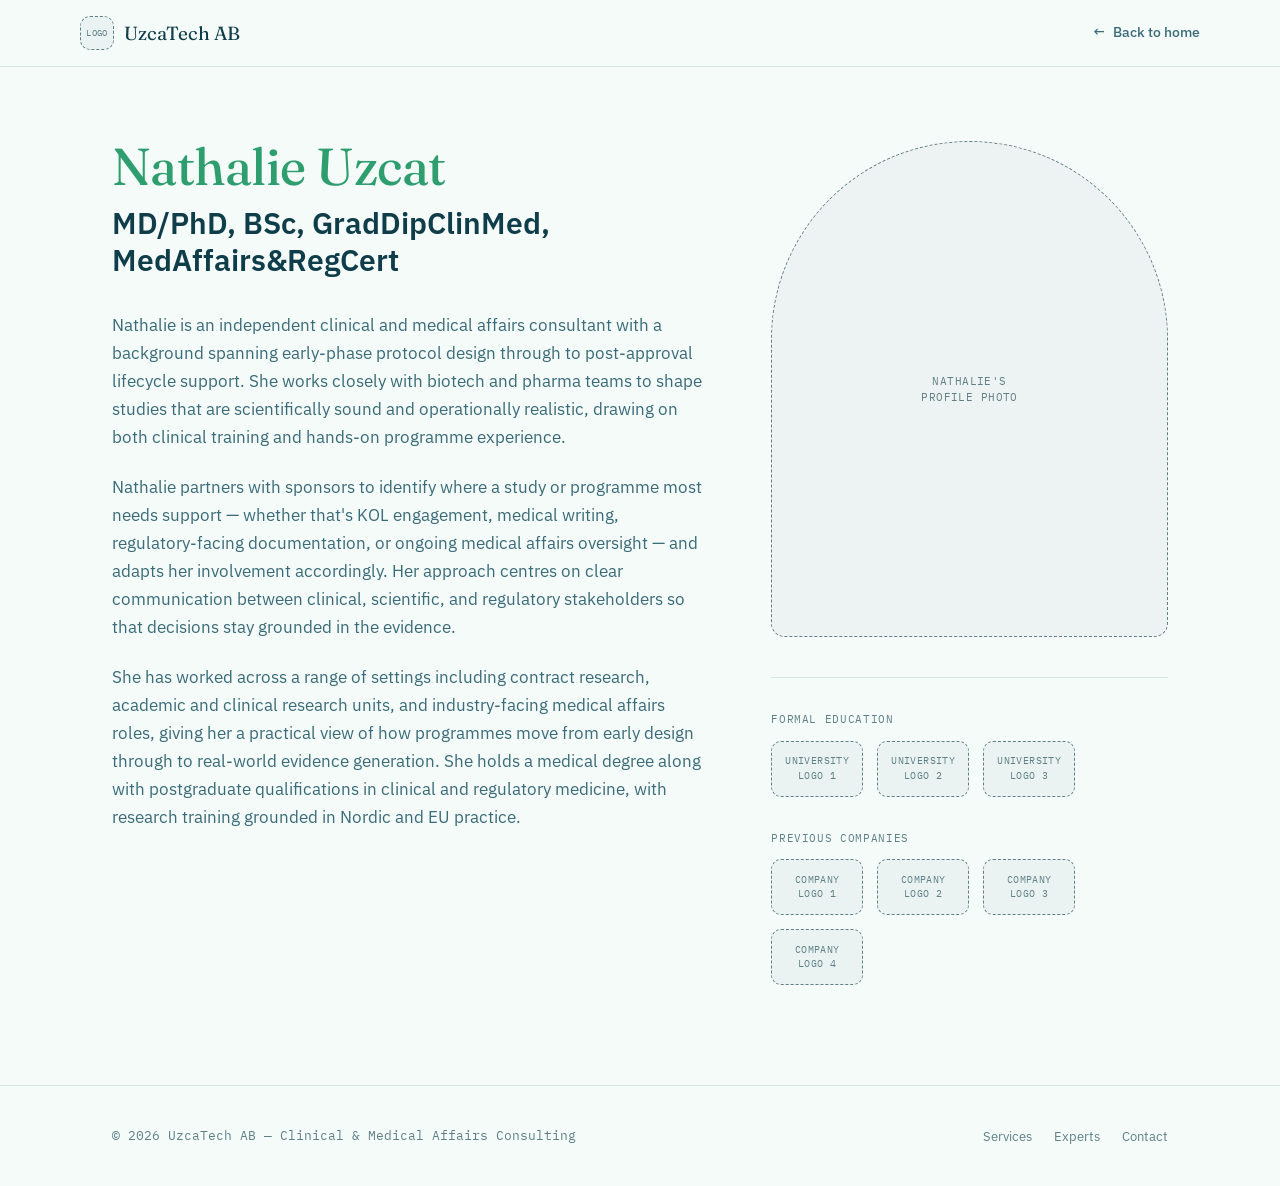
<file: expertpage.html>
<!DOCTYPE html>
<html lang="en">
<head>
<meta charset="UTF-8">
<meta name="viewport" content="width=device-width, initial-scale=1.0">
<title>Nathalie Uzcat, MD/PhD — UzcaTech AB</title>
<link rel="preconnect" href="https://fonts.googleapis.com">
<link rel="preconnect" href="https://fonts.gstatic.com" crossorigin>
<link href="https://fonts.googleapis.com/css2?family=Fraunces:opsz,wght@9..144,300;9..144,450;9..144,600&family=IBM+Plex+Sans:wght@400;500;600&family=IBM+Plex+Mono:wght@400;500&display=swap" rel="stylesheet">
<style>
  :root{
    --navy:#0F3D4A;
    --navy-soft:#3A6B78;
    --slate:#5F8087;
    --bg:#F5FBF9;
    --bg-panel:#E5F3EE;
    --teal:#2F9E6F;
    --teal-soft:#DCF0E6;
    --ink:#16262A;
    --line:#D3E6E0;
    --white:#FFFFFF;
    --radius-sm:10px;
    --radius-md:18px;
    --radius-lg:32px;
  }
  *{box-sizing:border-box;}
  body{
    margin:0; background:var(--bg); color:var(--ink);
    font-family:'IBM Plex Sans', sans-serif; font-size:16px; line-height:1.7;
    -webkit-font-smoothing:antialiased;
  }
  h1,h2,h3{font-family:'Fraunces', serif; font-weight:450; color:var(--navy); margin:0; letter-spacing:-0.01em;}
  a{color:inherit;}
  img{max-width:100%; display:block;}
  .wrap{max-width:1120px; margin:0 auto; padding:0 32px;}
  @media (max-width:640px){ .wrap{padding:0 20px;} }

  .placeholder-box{
    display:flex; align-items:center; justify-content:center; text-align:center;
    border:1px dashed var(--slate); background:rgba(92,112,134,0.06);
    color:var(--slate); font-family:'IBM Plex Mono',monospace; font-size:11px;
    letter-spacing:0.04em; line-height:1.5; padding:8px; border-radius:var(--radius-sm);
  }

  /* ---------- Header ---------- */
  header{
    position:sticky; top:0; z-index:50;
    background:rgba(245,251,249,0.92); backdrop-filter:blur(6px);
    border-bottom:1px solid var(--line);
  }
  .nav{display:flex; align-items:center; justify-content:space-between; padding:16px 0;}
  .brand{font-family:'Fraunces', serif; font-size:19px; color:var(--navy); display:flex; align-items:center; gap:10px;}
  .brand .logo-slot{width:34px; height:34px; flex-shrink:0; font-size:9px;}
  .back-link{
    display:inline-flex; align-items:center; gap:8px; font-size:14px; font-weight:500;
    color:var(--navy-soft); text-decoration:none; transition:color .15s ease;
  }
  .back-link:hover{color:var(--teal);}

  /* ---------- Bio hero ---------- */
  .bio{padding:72px 0 100px;}
  .bio-layout{
    display:grid; grid-template-columns:1.2fr 0.8fr; gap:64px; align-items:start;
  }
  @media (max-width:900px){
    .bio-layout{grid-template-columns:1fr;}
    .bio-side{order:-1;}
  }

  .eyebrow{
    font-family:'IBM Plex Mono', monospace; font-size:12px; letter-spacing:0.14em;
    text-transform:uppercase; color:var(--teal); margin-bottom:16px; display:flex; align-items:center; gap:10px;
  }
  .eyebrow::before{content:""; width:24px; height:1px; background:var(--teal); display:inline-block;}

  .bio-name{font-size:clamp(36px, 5vw, 52px); color:var(--teal); line-height:1.05;}
  .bio-credentials{font-size:clamp(22px, 3vw, 30px); color:var(--navy); font-weight:600; margin-top:10px; line-height:1.25;}

  .bio-text p{
    color:var(--navy-soft); font-size:16.5px; margin:0 0 22px 0; max-width:640px;
  }
  .bio-text{margin-top:32px;}

  /* ---------- Side column: portrait + credentials ---------- */
  .bio-side{padding-top:2px;}
  /* Replace with: <img class="bio-photo" src="nathalie-portrait.jpg" alt="Nathalie Uzcat"> */
  .bio-photo{
    width:100%; aspect-ratio:4/5;
    border-radius:260px 260px var(--radius-md) var(--radius-md);
    filter:grayscale(15%) contrast(1.02);
  }

  .bio-credentials-block{
    margin-top:40px; padding-top:32px; border-top:1px solid var(--line);
  }
  .logos-label{
    font-family:'IBM Plex Mono',monospace; font-size:11px; text-transform:uppercase;
    letter-spacing:0.06em; color:var(--slate); margin-bottom:12px;
  }
  .logo-row{display:flex; gap:14px; flex-wrap:wrap; margin-bottom:32px;}
  .logo-row:last-child{margin-bottom:0;}
  .inst-logo{width:92px; height:56px; font-size:9.5px; flex-shrink:0;}
  @media (max-width:640px){
    .logo-row{display:grid; grid-template-columns:repeat(3, 1fr); gap:10px;}
    .inst-logo{width:100%; height:64px;}
  }

  footer{border-top:1px solid var(--line); padding:36px 0;}
  .footer-row{display:flex; justify-content:space-between; align-items:center; flex-wrap:wrap; gap:14px;}
  .footer-row .mono{font-family:'IBM Plex Mono',monospace; font-size:12.5px; color:var(--slate);}
  .footer-links{display:flex; gap:22px; list-style:none; padding:0; margin:0;}
  .footer-links a{font-size:13px; color:var(--slate); text-decoration:none;}
  .footer-links a:hover{color:var(--teal);}
</style>
</head>
<body>

<header>
  <div class="wrap nav">
    <div class="brand">
      <div class="logo-slot placeholder-box">LOGO</div>
      UzcaTech AB
    </div>
    <a class="back-link" href="../index.html"><span aria-hidden="true">←</span> Back to home</a>
  </div>
</header>

<section class="bio">
  <div class="wrap">
    <div class="bio-layout">

      <div class="bio-main">
        <h1 class="bio-name">Nathalie Uzcat</h1>
        <div class="bio-credentials">MD/PhD, BSc, GradDipClinMed, MedAffairs&amp;RegCert</div>

        <div class="bio-text">
          <!-- Placeholder bio copy — replace with Nathalie's real background -->
          <p>Nathalie is an independent clinical and medical affairs consultant with a background spanning early-phase protocol design through to post-approval lifecycle support. She works closely with biotech and pharma teams to shape studies that are scientifically sound and operationally realistic, drawing on both clinical training and hands-on programme experience.</p>
          <p>Nathalie partners with sponsors to identify where a study or programme most needs support — whether that's KOL engagement, medical writing, regulatory-facing documentation, or ongoing medical affairs oversight — and adapts her involvement accordingly. Her approach centres on clear communication between clinical, scientific, and regulatory stakeholders so that decisions stay grounded in the evidence.</p>
          <p>She has worked across a range of settings including contract research, academic and clinical research units, and industry-facing medical affairs roles, giving her a practical view of how programmes move from early design through to real-world evidence generation. She holds a medical degree along with postgraduate qualifications in clinical and regulatory medicine, with research training grounded in Nordic and EU practice.</p>
        </div>
      </div>

      <div class="bio-side">
        <!-- Replace with: <img class="bio-photo" src="nathalie-portrait.jpg" alt="Nathalie Uzcat"> -->
        <div class="bio-photo placeholder-box">NATHALIE'S<br>PROFILE PHOTO</div>

        <div class="bio-credentials-block">
          <!-- Replace each placeholder-box with: <img class="inst-logo" src="..." alt="University name"> -->
          <div class="logos-label">Formal education</div>
          <div class="logo-row">
            <div class="inst-logo placeholder-box">UNIVERSITY<br>LOGO 1</div>
            <div class="inst-logo placeholder-box">UNIVERSITY<br>LOGO 2</div>
            <div class="inst-logo placeholder-box">UNIVERSITY<br>LOGO 3</div>
          </div>

          <!-- Replace each placeholder-box with: <img class="inst-logo" src="..." alt="Company name"> -->
          <div class="logos-label">Previous companies</div>
          <div class="logo-row">
            <div class="inst-logo placeholder-box">COMPANY<br>LOGO 1</div>
            <div class="inst-logo placeholder-box">COMPANY<br>LOGO 2</div>
            <div class="inst-logo placeholder-box">COMPANY<br>LOGO 3</div>
            <div class="inst-logo placeholder-box">COMPANY<br>LOGO 4</div>
          </div>
        </div>
      </div>

    </div>
  </div>
</section>

<footer>
  <div class="wrap footer-row">
    <div class="mono">© 2026 UzcaTech AB — Clinical &amp; Medical Affairs Consulting</div>
    <ul class="footer-links">
      <li><a href="../index.html#services">Services</a></li>
      <li><a href="../index.html#experts">Experts</a></li>
      <li><a href="../index.html#contact">Contact</a></li>
    </ul>
  </div>
</footer>

</body>
</html>
</file>
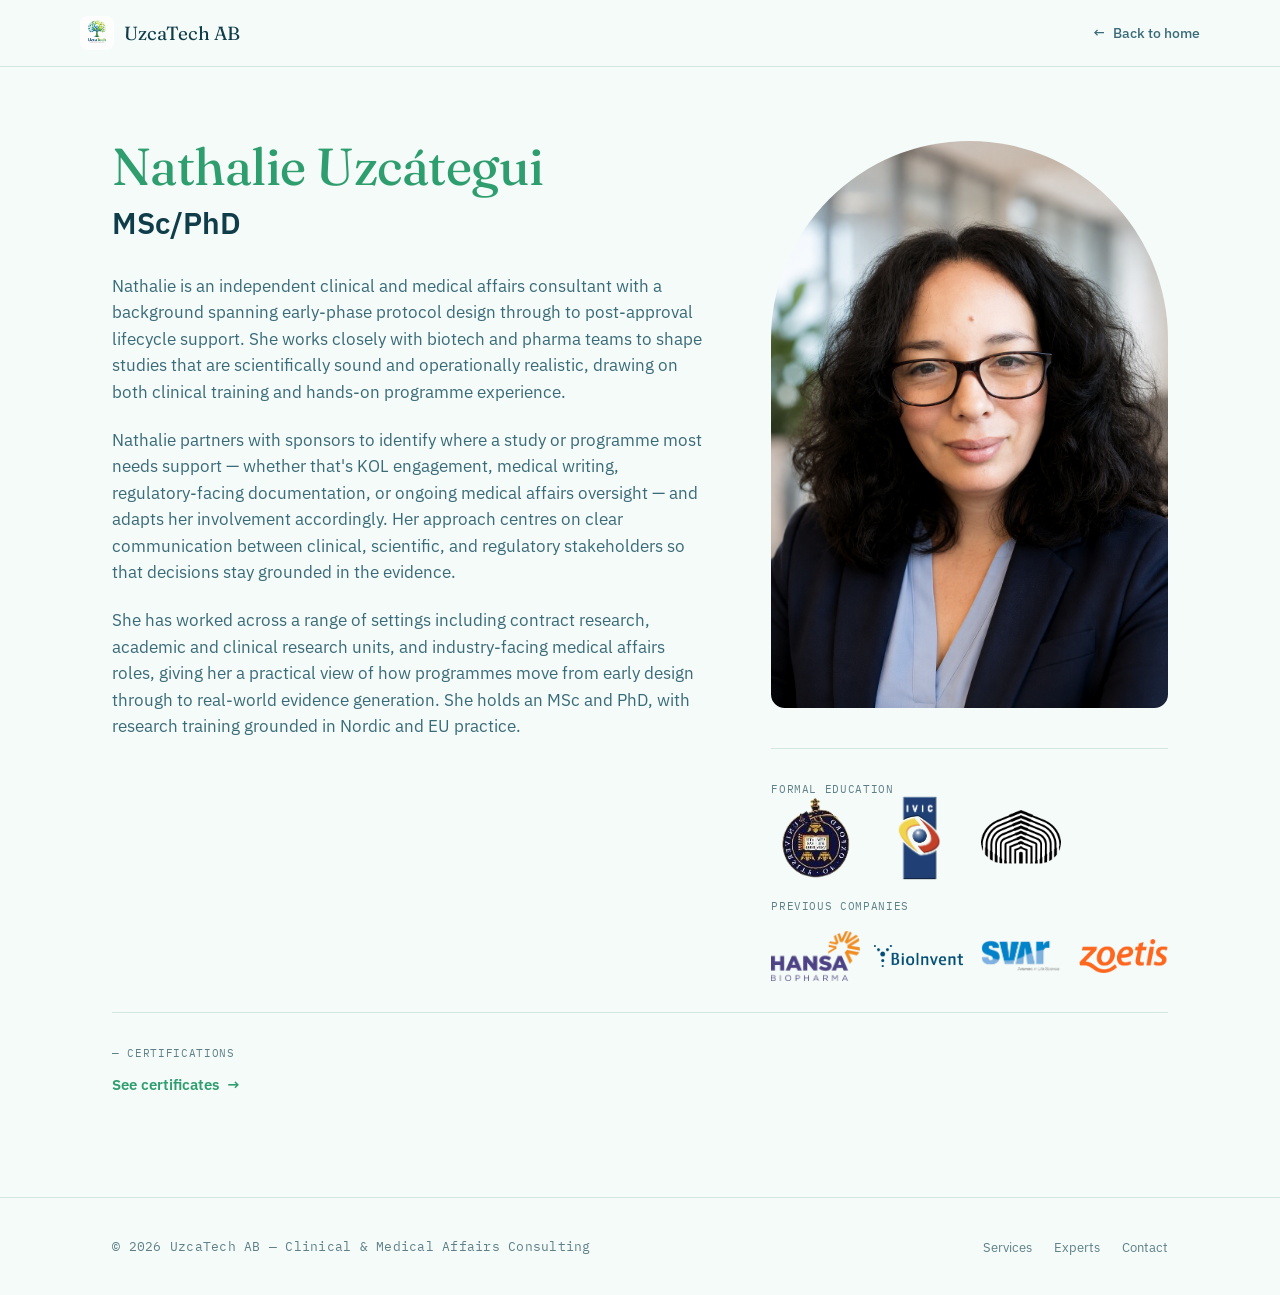
<file: nathalie-uzcategui.html>
<!DOCTYPE html>
<html lang="en">
<head>
<meta charset="UTF-8">
<meta name="viewport" content="width=device-width, initial-scale=1.0">
<title>Nathalie Uzcátegui, MSc/PhD — UzcaTech AB</title>
<link rel="preconnect" href="https://fonts.googleapis.com">
<link rel="preconnect" href="https://fonts.gstatic.com" crossorigin>
<link href="https://fonts.googleapis.com/css2?family=Fraunces:opsz,wght@9..144,300;9..144,450;9..144,600&family=IBM+Plex+Sans:wght@400;500;600&family=IBM+Plex+Mono:wght@400;500&display=swap" rel="stylesheet">
<link rel="stylesheet" href="css/base.css">
<link rel="stylesheet" href="css/nathalie.css">
</head>
<body>

<header>
  <div class="wrap nav">
    <div class="brand">
      <img class="logo-slot" src="images/logo.png">
      UzcaTech AB
    </div>
    <a class="back-link" href="index.html"><span aria-hidden="true">←</span> Back to home</a>
  </div>
</header>

<section class="bio">
  <div class="wrap">
    <div class="bio-layout">

      <div class="bio-main">
        <h1 class="bio-name">Nathalie Uzcátegui</h1>
        <div class="bio-credentials">MSc/PhD</div>

        <div class="bio-text">
          <p>Nathalie is an independent clinical and medical affairs consultant with a background spanning early-phase protocol design through to post-approval lifecycle support. She works closely with biotech and pharma teams to shape studies that are scientifically sound and operationally realistic, drawing on both clinical training and hands-on programme experience.</p>
          <p>Nathalie partners with sponsors to identify where a study or programme most needs support — whether that's KOL engagement, medical writing, regulatory-facing documentation, or ongoing medical affairs oversight — and adapts her involvement accordingly. Her approach centres on clear communication between clinical, scientific, and regulatory stakeholders so that decisions stay grounded in the evidence.</p>
          <p>She has worked across a range of settings including contract research, academic and clinical research units, and industry-facing medical affairs roles, giving her a practical view of how programmes move from early design through to real-world evidence generation. She holds an MSc and PhD, with research training grounded in Nordic and EU practice.</p>
        </div>
      </div>

      <div class="bio-side">
        <img class="bio-photo" src="images/pfp.png">

        <div class="bio-credentials-block">
          <div class="logos-label">Formal education</div>
          <div class="logo-row">
            <img class="inst-logo usb-correction" src="images/oxford_logo.png">
            <img class="inst-logo usb-correction" src="images/ivic_logo.png">
            <img class="inst-logo" src="images/usb_logo.png">
          </div>

          <div class="logos-label">Previous companies</div>
          <div class="logo-row">
            <img class="inst-logo" src="images/hansa_logo.png" alt="hansa logo">
            <img class="inst-logo" src="images/bioinvent_logo.png" alt="bioinvent logo">
            <img class="inst-logo" src="images/svar_logo.png" alt="svar logo">
            <img class="inst-logo" src="images/zoetis_logo.png" alt="zoetis logo">
          </div>
        </div>
      </div>

    </div>
  </div>
</section>

<section class="certifications" id="certifications">
  <div class="wrap">
    <div class="cert-summary">
      <div class="logos-label">&mdash; Certifications</div>
      <a class="read-more" href="experts/certificates.html">See certificates <span aria-hidden="true">→</span></a>
    </div>
  </div>
</section>

<footer>
  <div class="wrap footer-row">
    <div class="mono">© 2026 UzcaTech AB — Clinical &amp; Medical Affairs Consulting</div>
    <ul class="footer-links">
      <li><a href="index.html#services">Services</a></li>
      <li><a href="index.html#experts">Experts</a></li>
      <li><a href="index.html#contact">Contact</a></li>
    </ul>
  </div>
</footer>

</body>
</html>
</file>
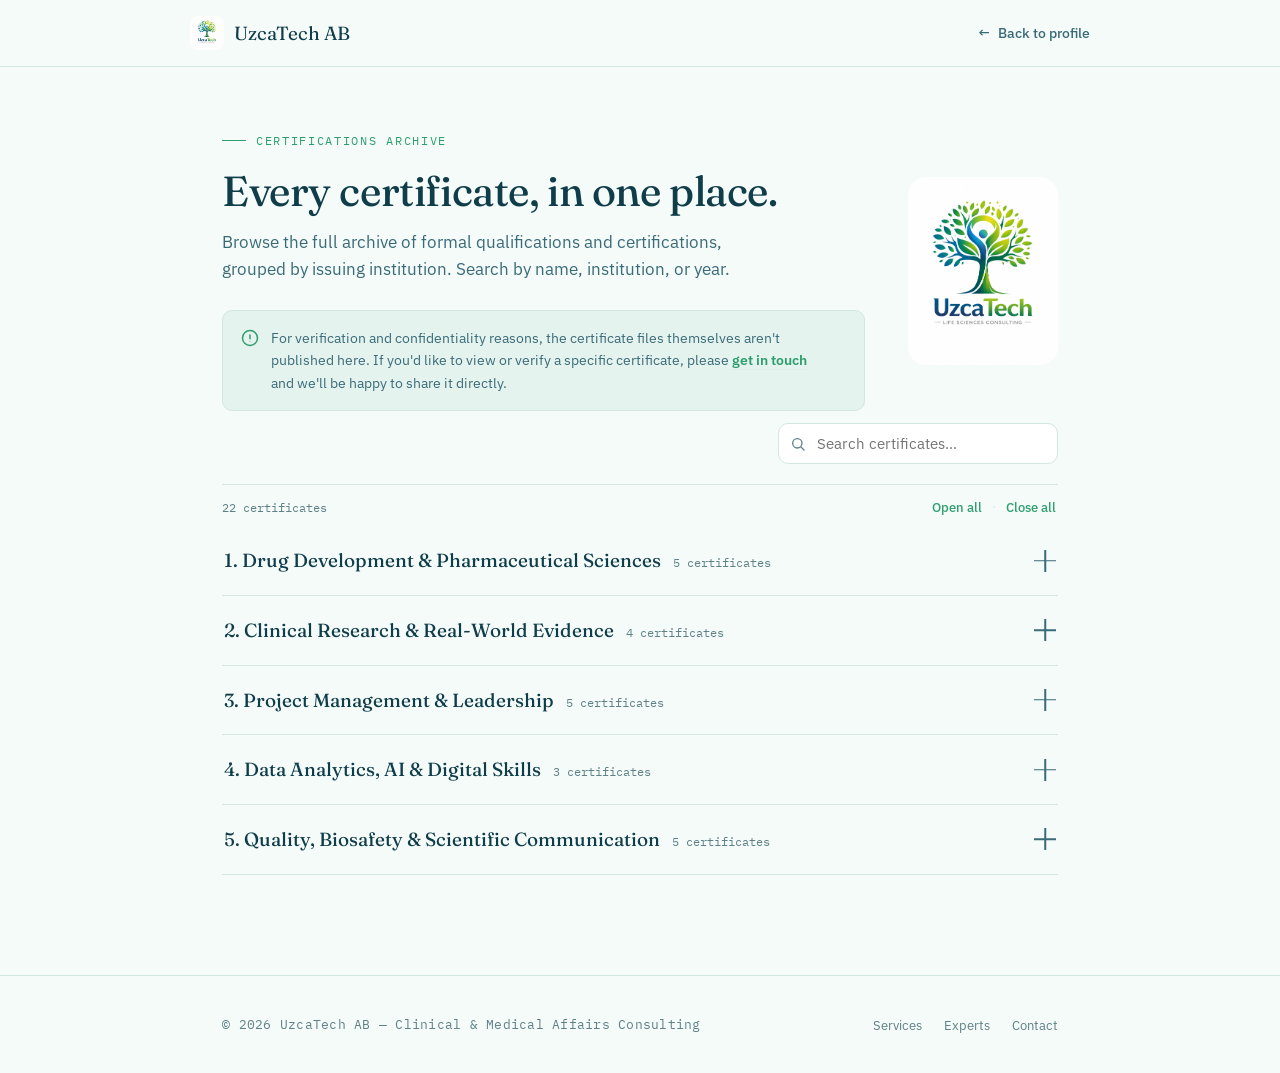
<file: experts/certificates.html>
<!DOCTYPE html>
<html lang="en">
<head>
<meta charset="UTF-8">
<meta name="viewport" content="width=device-width, initial-scale=1.0">
<title>Certifications — UzcaTech AB</title>
<link rel="preconnect" href="https://fonts.googleapis.com">
<link rel="preconnect" href="https://fonts.gstatic.com" crossorigin>
<link
  href="https://fonts.googleapis.com/css2?family=Fraunces:opsz,wght@9..144,300;9..144,450;9..144,600&family=IBM+Plex+Sans:wght@400;500;600&family=IBM+Plex+Mono:wght@400;500&display=swap"
  rel="stylesheet"
>

<link rel="stylesheet" href="../css/base.css">
<link rel="stylesheet" href="../css/certificates.css">
</head>
<body>

  <header>
    <div class="wrap nav">
      <div class="brand">
        <img class="logo-slot" src="../images/logo.png" alt="UzcaTech AB">
        UzcaTech AB
      </div>
      <a class="back-link" href="../nathalie-uzcategui.html"><span aria-hidden="true">←</span> Back to profile</a>
    </div>
  </header>

  <section class="page-head">
    <div class="wrap">
      <div class="page-head-columns">
        <div>
          <div class="eyebrow">Certifications archive</div>
          <h1>Every certificate, in one place.</h1>
          <p>
            Browse the full archive of formal qualifications and certifications, grouped by
            issuing institution. Search by name, institution, or year.
          </p>

          <div class="archive-notice">
            <svg viewBox="0 0 24 24" fill="none" stroke-width="2" stroke-linecap="round" stroke-linejoin="round">
              <circle cx="12" cy="12" r="10"/>
              <line x1="12" y1="8" x2="12" y2="13"/>
              <circle cx="12" cy="16.5" r="0.5" fill="currentColor" stroke="none"/>
            </svg>
            <p>
              For verification and confidentiality reasons, the certificate files themselves
              aren't published here. If you'd like to view or verify a specific certificate,
              please <a href="../index.html#contact">get in touch</a> and we'll be happy to share
              it directly.
            </p>
          </div>
        </div>

        <img class="page-head-image" src="../images/logo.png" alt="UzcaTech AB">
      </div>
    </div>
  </section>

  <section class="wrap">
    <div class="controls">
      <div class="search-box">
        <svg viewBox="0 0 24 24" fill="none" stroke-width="2" stroke-linecap="round" stroke-linejoin="round">
          <circle cx="11" cy="11" r="7"/>
          <line x1="21" y1="21" x2="16.65" y2="16.65"/>
        </svg>
        <input type="text" id="search" placeholder="Search certificates…" autocomplete="off">
        <button type="button" id="search-clear" class="search-clear" aria-label="Clear search">
          <svg viewBox="0 0 24 24" fill="none" stroke-width="2" stroke-linecap="round" stroke-linejoin="round">
            <line x1="18" y1="6" x2="6" y2="18"/>
            <line x1="6" y1="6" x2="18" y2="18"/>
          </svg>
        </button>
      </div>
    </div>

    <div class="toggle-all-row">
      <div class="result-count" id="result-count"></div>
      <div class="toggle-all-links">
        <button type="button" id="open-all" class="toggle-all-btn">Open all</button>
        <span class="toggle-all-divider">·</span>
        <button type="button" id="close-all" class="toggle-all-btn">Close all</button>
      </div>
    </div>
  </section>

  <section class="archive">
    <div class="wrap" id="archive-root"></div>
  </section>

  <footer>
    <div class="wrap footer-row">
      <div class="mono">© 2026 UzcaTech AB — Clinical &amp; Medical Affairs Consulting</div>
      <ul class="footer-links">
        <li><a href="../index.html#services">Services</a></li>
        <li><a href="../index.html#experts">Experts</a></li>
        <li><a href="../index.html#contact">Contact</a></li>
      </ul>
    </div>
  </footer>

  <script src="../js/certificates-data.js" defer></script>
<script src="../js/certificates.js" defer></script>

</body>
</html>
</file>
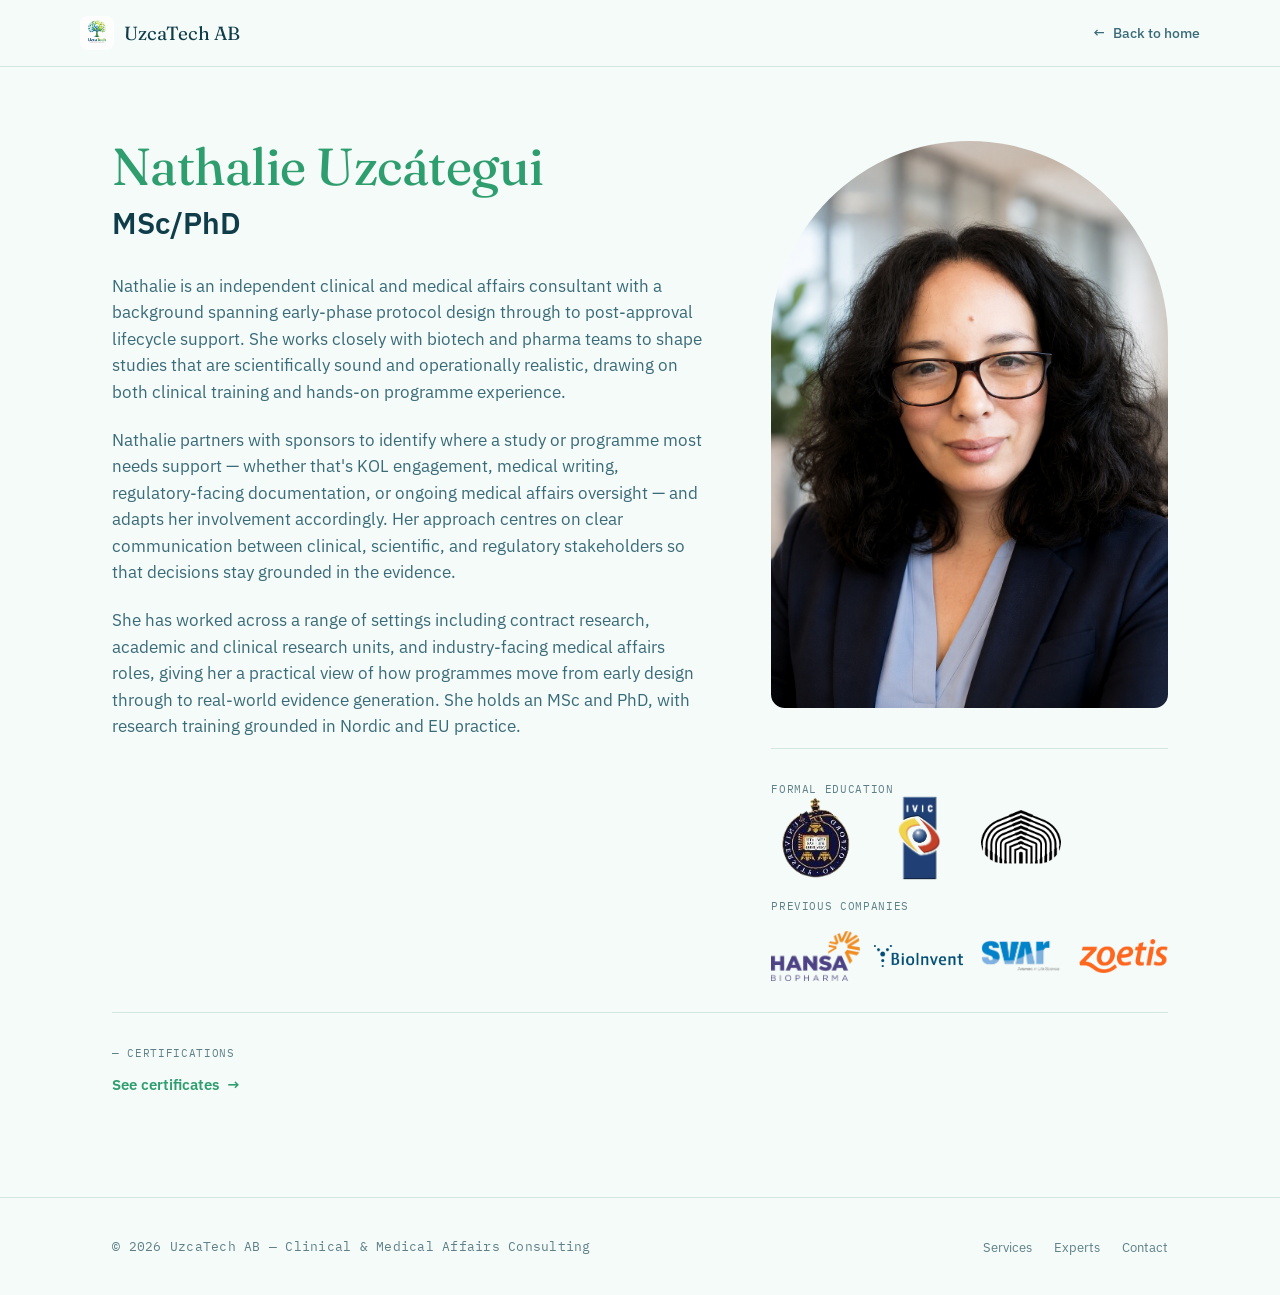
<file: experts/nathalie-uzcategui.html>
<!DOCTYPE html>
<html lang="en">
<head>
<meta charset="UTF-8">
<meta name="viewport" content="width=device-width, initial-scale=1.0">
<title>Nathalie Uzcátegui, MSc/PhD — UzcaTech AB</title>
<link rel="preconnect" href="https://fonts.googleapis.com">
<link rel="preconnect" href="https://fonts.gstatic.com" crossorigin>
<link href="https://fonts.googleapis.com/css2?family=Fraunces:opsz,wght@9..144,300;9..144,450;9..144,600&family=IBM+Plex+Sans:wght@400;500;600&family=IBM+Plex+Mono:wght@400;500&display=swap" rel="stylesheet">
<link rel="stylesheet" href="../css/base.css">
<link rel="stylesheet" href="../css/nathalie.css">
</head>
<body>

<header>
  <div class="wrap nav">
    <div class="brand">
      <img class="logo-slot" src="../images/logo.png">
      UzcaTech AB
    </div>
    <a class="back-link" href="../index.html"><span aria-hidden="true">←</span> Back to home</a>
  </div>
</header>

<section class="bio">
  <div class="wrap">
    <div class="bio-layout">

      <div class="bio-main">
        <h1 class="bio-name">Nathalie Uzcátegui</h1>
        <div class="bio-credentials">MSc/PhD</div>

        <div class="bio-text">
          <p>Nathalie is an independent clinical and medical affairs consultant with a background spanning early-phase protocol design through to post-approval lifecycle support. She works closely with biotech and pharma teams to shape studies that are scientifically sound and operationally realistic, drawing on both clinical training and hands-on programme experience.</p>
          <p>Nathalie partners with sponsors to identify where a study or programme most needs support — whether that's KOL engagement, medical writing, regulatory-facing documentation, or ongoing medical affairs oversight — and adapts her involvement accordingly. Her approach centres on clear communication between clinical, scientific, and regulatory stakeholders so that decisions stay grounded in the evidence.</p>
          <p>She has worked across a range of settings including contract research, academic and clinical research units, and industry-facing medical affairs roles, giving her a practical view of how programmes move from early design through to real-world evidence generation. She holds an MSc and PhD, with research training grounded in Nordic and EU practice.</p>
        </div>
      </div>

      <div class="bio-side">
        <img class="bio-photo" src="../images/pfp.png">

        <div class="bio-credentials-block">
          <div class="logos-label">Formal education</div>
          <div class="logo-row">
            <img class="inst-logo usb-correction" src="../images/oxford_logo.png">
            <img class="inst-logo usb-correction" src="../images/ivic_logo.png">
            <img class="inst-logo" src="../images/usb_logo.png">
          </div>

          <div class="logos-label">Previous companies</div>
          <div class="logo-row">
            <img class="inst-logo" src="../images/hansa_logo.png" alt="hansa logo">
            <img class="inst-logo" src="../images/bioinvent_logo.png" alt="bioinvent logo">
            <img class="inst-logo" src="../images/svar_logo.png" alt="svar logo">
            <img class="inst-logo" src="../images/zoetis_logo.png" alt="zoetis logo">
          </div>
        </div>
      </div>

    </div>
  </div>
</section>

<section class="certifications" id="certifications">
  <div class="wrap">
    <div class="cert-summary">
      <div class="logos-label">&mdash; Certifications</div>
      <a class="read-more" href="../certificates.html">See certificates <span aria-hidden="true">→</span></a>
    </div>
  </div>
</section>

<footer>
  <div class="wrap footer-row">
    <div class="mono">© 2026 UzcaTech AB — Clinical &amp; Medical Affairs Consulting</div>
    <ul class="footer-links">
      <li><a href="../index.html#services">Services</a></li>
      <li><a href="../index.html#experts">Experts</a></li>
      <li><a href="../index.html#contact">Contact</a></li>
    </ul>
  </div>
</footer>

</body>
</html>
</file>
<file: css/base.css>
/* ==========================================================================
   base.css
   Design tokens, reset, typography, and the header/footer chrome shared by
   every page on the site. Loaded first, before any page-specific stylesheet.
   ========================================================================== */

:root{
  --navy:#0F3D4A;
  --navy-soft:#3A6B78;
  --slate:#5F8087;
  --bg:#F5FBF9;
  --bg-panel:#E5F3EE;
  --teal:#2F9E6F;
  --teal-dark:#1B6E4C;
  --teal-soft:#DCF0E6;
  --amber:#0F3D4A;
  --ink:#16262A;
  --line:#D3E6E0;
  --white:#FFFFFF;
  --radius-sm:10px;
  --radius-md:18px;
  --radius-lg:32px;
  --radius:var(--radius-sm);
}

*{box-sizing:border-box;}
html{scroll-behavior:smooth;}
body{
  margin:0;
  background:var(--bg);
  color:var(--ink);
  font-family:'IBM Plex Sans', sans-serif;
  font-size:16px;
  line-height:1.6;
  -webkit-font-smoothing:antialiased;
}
h1,h2,h3{
  font-family:'Fraunces', serif;
  font-weight:450;
  color:var(--navy);
  margin:0;
  letter-spacing:-0.01em;
}
.mono{font-family:'IBM Plex Mono', monospace; letter-spacing:0.02em;}
a{color:inherit;}
img{max-width:100%; display:block;}

.wrap{max-width:1120px; margin:0 auto; padding:0 32px;}
@media (max-width:640px){ .wrap{padding:0 20px;} }

/* Header */
header{
  position:sticky; top:0; z-index:50;
  background:rgba(245,251,249,0.92);
  backdrop-filter:blur(6px);
  border-bottom:1px solid var(--line);
}
.nav{
  display:flex; align-items:center; justify-content:space-between;
  padding:16px 0;
}
.brand{
  font-family:'Fraunces', serif; font-size:19px; color:var(--navy);
  display:flex; align-items:center; gap:10px;
}
.brand .logo-slot{
  width:34px; height:34px; flex-shrink:0;
  object-fit:cover; border-radius:8px;
}
nav ul{list-style:none; display:flex; gap:32px; margin:0; padding:0;}
nav ul a{
  text-decoration:none; font-size:14px; color:var(--navy-soft);
  font-weight:500; transition:color .15s ease;
}
nav ul a:hover{color:var(--teal);}
.nav-cta{
  font-size:14px; font-weight:600; color:var(--white);
  background:var(--navy); padding:10px 18px; border-radius:var(--radius-sm);
  text-decoration:none; white-space:nowrap; transition:background .15s ease, transform .15s ease;
}
.nav-cta:hover{background:var(--teal); transform:translateY(-1px);}
.menu-toggle{display:none;}
@media (max-width:800px){
  nav ul{display:none;}
  .menu-toggle{display:block; background:none; border:1px solid var(--line); padding:8px 12px; font-family:'IBM Plex Mono';font-size:12px;}
}

.back-link{
  display:inline-flex; align-items:center; gap:8px; font-size:14px; font-weight:500;
  color:var(--navy-soft); text-decoration:none; transition:color .15s ease;
}
.back-link:hover{color:var(--teal);}

/* Shared text/link treatments */
.eyebrow{
  font-family:'IBM Plex Mono', monospace; font-size:12px; letter-spacing:0.14em;
  text-transform:uppercase; color:var(--teal); margin-bottom:18px; display:flex; align-items:center; gap:10px;
}
.eyebrow::before{content:""; width:24px; height:1px; background:var(--teal); display:inline-block;}

.read-more{
  display:inline-flex; align-items:center; gap:8px;
  color:var(--teal); font-weight:600; font-size:15px; text-decoration:none; transition:gap .15s ease;
}
.read-more:hover{gap:12px;}

/* Footer */
footer{border-top:1px solid var(--line); padding:36px 0;}
.footer-row{display:flex; justify-content:space-between; align-items:center; flex-wrap:wrap; gap:14px;}
.footer-row .mono{font-family:'IBM Plex Mono',monospace; font-size:12.5px; color:var(--slate);}
.footer-links{display:flex; gap:22px; list-style:none; padding:0; margin:0;}
.footer-links a{font-size:13px; color:var(--slate); text-decoration:none;}
.footer-links a:hover{color:var(--teal);}

@media (prefers-reduced-motion: reduce){
  html{scroll-behavior:auto;}
  *{animation-duration:.001ms !important; animation-delay:0s !important; transition-duration:.001ms !important;}
  .reveal, .stagger-item, .hero-anim{opacity:1 !important; transform:none !important;}
}
</file>
<file: css/index.css>
/* ==========================================================================
   home.css
   Styles specific to index.html: hero, evidence trail, services scatter,
   experts showcase, and contact section. Requires base.css to be loaded first.
   ========================================================================== */


  
  /* Scroll-reveal */
  .reveal{
    opacity:0; transform:translateY(28px);
    transition:opacity .8s cubic-bezier(.16,.8,.24,1), transform .8s cubic-bezier(.16,.8,.24,1);
  }
  .reveal.in-view{opacity:1; transform:translateY(0);}
  .reveal-stagger.in-view .stagger-item{opacity:1; transform:translateY(0);}
  .stagger-item{
    opacity:0; transform:translateY(20px);
    transition:opacity .7s cubic-bezier(.16,.8,.24,1), transform .7s cubic-bezier(.16,.8,.24,1);
  }
  .stagger-item:nth-child(1){transition-delay:.02s;}
  .stagger-item:nth-child(2){transition-delay:.10s;}
  .stagger-item:nth-child(3){transition-delay:.18s;}
  .stagger-item:nth-child(4){transition-delay:.26s;}
  .stagger-item:nth-child(5){transition-delay:.34s;}
  .stagger-item:nth-child(6){transition-delay:.42s;}

  /* Hero */
  .hero{padding:56px 0 64px; position:relative; overflow:hidden;}
  .hero-bg{
    position:absolute; inset:0; z-index:0;
    background-image:url('');
    background-size:cover; background-position:center;
  }
  .hero-bg::after{
    content:""; position:absolute; inset:0;
    background:linear-gradient(180deg, rgba(245,251,249,0.93), rgba(245,251,249,0.88));
  }
  .hero .wrap{position:relative; z-index:1;}
  .hero-columns{display:grid; grid-template-columns:1.15fr 0.85fr; gap:48px; align-items:center;}
  @media (max-width:900px){
    .hero-columns{grid-template-columns:1fr;}
    .hero-image{order:-1; margin-bottom:8px;}
  }
  @media (max-width:640px){
    .hero-image{display:none;}
  }
  .hero-image{width:100%; aspect-ratio:4/5; border-radius:var(--radius-lg); object-fit:cover;}
  .hero h1{font-size:clamp(34px, 5vw, 54px); line-height:1.08; max-width:760px;}
  .hero h1 em{font-style:italic; color:var(--teal);}
  .hero p.lede{
    max-width:560px; font-size:18px; color:var(--navy-soft); margin-top:22px;
  }
  .hero-cta-group{display:flex; flex-direction:column; align-items:flex-start; gap:18px; margin-top:34px;}
  .hero-actions{display:flex; gap:16px; flex-wrap:wrap;}
  .btn-primary{
    background:var(--amber); color:var(--white); font-weight:600; font-size:15px;
    padding:14px 26px; text-decoration:none; border-radius:var(--radius-sm); transition:transform .15s ease, box-shadow .15s ease;
    display:inline-block;
  }
  .btn-primary:hover{transform:translateY(-2px); box-shadow:0 8px 20px rgba(15,61,74,0.35);}
  .btn-secondary{
    border:1px solid var(--navy-soft); color:var(--navy); font-weight:500; font-size:15px;
    padding:13px 24px; text-decoration:none; border-radius:var(--radius-sm); transition:border-color .15s ease, color .15s ease;
  }
  .btn-secondary:hover{border-color:var(--teal); color:var(--teal);}
  .btn-tertiary{
    display:inline-flex; align-items:center; gap:8px; color:var(--teal); font-weight:600; font-size:15px;
    text-decoration:none; padding:13px 4px; transition:gap .15s ease;
  }
  .btn-tertiary:hover{gap:12px;}

  .hero-anim{opacity:0; transform:translateY(18px); animation:heroIn .9s cubic-bezier(.16,.8,.24,1) forwards;}
  .hero .eyebrow{animation-delay:.05s;}
  .hero h1{animation-delay:.15s;}
  .hero p.lede{animation-delay:.3s;}
  .hero-cta-group{animation-delay:.42s;}
  .hero-image{animation-delay:.2s;}
  @keyframes heroIn{ to{ opacity:1; transform:translateY(0); } }

  /* Evidence trail */
  .trail{padding:90px 0 100px; background:var(--navy); position:relative; overflow:hidden;}
  .trail-head{max-width:600px; margin-bottom:40px;}
  .trail-head .eyebrow{color:var(--teal);}
  .trail-head .eyebrow::before{background:var(--teal);}
  .trail-head h2{font-size:34px; color:var(--white);}
  .trail-head p{color:rgba(255,255,255,0.75); margin-top:14px; font-size:16px;}

  .trail-layout{
    display:grid; grid-template-columns:680px 1fr; gap:0; align-items:stretch;
  }
  @media (max-width:1000px){ .trail-layout{grid-template-columns:1fr;} }
  .trail-content{min-width:0;}

  /* Scroll-scrubbed frame animation */
  .trail-frames-wrap{
    position: relative;
    width: 100%;
    height: 100%;
    min-height: 340px;
    margin-right: 45px;
    border-radius: var(--radius-lg);
    overflow: hidden;
    background: var(--navy);
  }
  /* Vignette to blend rough frame edges into the navy section background */
  .trail-frames-wrap::after{
    content:"";
    position:absolute; inset:0;
    border-radius:inherit;
    box-shadow: inset 0 0 64px 39px var(--navy);
    pointer-events:none;
  }
  #trail-frames-canvas{
    width: 100%;
    height: 100%;
    object-fit: contain;
    display: block;
  }
  @media (max-width:1000px){
    .trail-frames-wrap{ margin-top:8px; height: auto; aspect-ratio: 4/3; min-height:0; }
  }
  @media (max-width:640px){
    .trail-frames-wrap{ display:none; }
  }

  .spine{position:relative; padding-left:0;}
  .spine::before{
    content:""; position:absolute; left:19px; top:8px; bottom:8px; width:1px;
    background:rgba(255,255,255,0.18);
  }
  .spine-fill{
    content:""; position:absolute; left:19px; top:8px; width:1px; height:0%;
    background:linear-gradient(var(--teal), rgba(255,255,255,0.85));
    transition:height .1s linear;
  }
  .phase{
    display:grid; grid-template-columns:40px 1fr; gap:0 28px; padding-bottom:48px; position:relative;
  }
  .phase:last-child{padding-bottom:0;}
  .phase-marker{
    width:40px; height:40px; border-radius:50%; background:rgba(255,255,255,0.06);
    border:1px solid var(--teal); display:flex; align-items:center; justify-content:center;
    font-family:'IBM Plex Mono', monospace; font-size:12px; color:var(--teal); font-weight:500;
    z-index:1; transition:background .3s ease, color .3s ease, transform .3s ease;
  }
  .phase.lit .phase-marker{background:var(--teal); color:var(--white); transform:scale(1.08);}
  .phase-body{padding-top:4px;}
  .phase-body .tag{
    font-family:'IBM Plex Mono', monospace; font-size:11px; text-transform:uppercase;
    letter-spacing:0.08em; color:rgba(255,255,255,0.55); margin-bottom:6px;
  }
  .phase-body h3{font-size:20px; font-weight:600; margin-bottom:8px; color:var(--white);}
  .phase-body p{color:rgba(255,255,255,0.75); font-size:15px; max-width:600px;}

  /* Services */
  .services{padding:100px 0; position:relative; overflow:hidden;}
  .services-bg{
    position:absolute; inset:0; z-index:0;
    background-image:url('');
    background-size:cover; background-position:center;
  }
  .services-bg::after{
    content:""; position:absolute; inset:0;
    background:rgba(245,251,249,0.88);
  }
  .services .wrap{position:relative; z-index:1;}
  .section-head{max-width:600px; margin-bottom:56px;}
  .section-head h2{font-size:34px;}
  .section-head p{color:var(--navy-soft); margin-top:14px;}
  .service-scatter{
    position:relative; width:100%;
    min-height:clamp(440px, 42vw, 620px);
    margin-top:8px;
  }
  .service-lines{
    position:absolute; inset:0; width:100%; height:100%;
    overflow:visible;
  }
  .service-lines line{
    stroke:var(--teal); stroke-opacity:0.35; stroke-width:0.25;
  }
  .service-spine, .service-spine-fill{display:none;}
  .service{
    position:absolute; transform:translate(-50%, -50%); z-index:1;
    background:var(--bg-panel); width:clamp(150px, 15vw, 230px); aspect-ratio:1;
    border-radius:50%; border:1px solid var(--line); padding:22px;
    display:flex; flex-direction:column; align-items:center; justify-content:center; text-align:center;
    transition:background .25s ease, box-shadow .25s ease, transform .25s ease; 
  }
  .service:hover{transform:translate(-50%, -50%);}
  .service.hub{
    z-index:2; background:var(--navy); border:none;
    width:clamp(170px, 18vw, 190px);
    box-shadow:0 16px 34px rgba(15,61,74,0.25);
  }
  .service.hub h3{color:var(--white); font-size:16px; margin:0;}
  .service.hub:hover{transform:translate(-50%, -50%); background:var(--navy);}
  .service h3{font-size:14px; font-weight:600; margin-top:10px; margin-bottom:8px; line-height:1.25;}
  .service p{font-size:13px; color:var(--slate); line-height:1.4;}
  @media (max-width:1024px){
      .service-scatter{
        position:relative;
        min-height:auto;
        display:flex;
        flex-direction:column;
        align-items:center;
        gap:28px;
      }

      .service-lines{display:none;}
      .service.hub{display:none;}

      .service{
        position:relative;
        left:auto !important;
        top:auto !important;
        transform:none !important;
        margin:0;
        z-index:1;
        width:min(78vw,260px);
      }

      .service-spine,
      .service-spine-fill{
        display:block;
        position:absolute;
        left:50%;
        width:1px;
        top:calc(min(78vw,260px)/2);
        transform:translateX(-50%);
        z-index:0;
      }

      .service-spine{
        bottom:calc(min(78vw,260px)/2);
        background:var(--line);
      }

      .service-spine-fill{
        height:0%;
        background:linear-gradient(var(--teal), var(--teal-dark));
        transition:height .1s linear;
      }

      .service.lit{
        background:var(--teal-dark);
        border-color:var(--teal-dark);
      }

      .service.lit h3{color:var(--white);}
      .service.lit p{color:rgba(255,255,255,0.85);}
  }

  /* Experts */
  .experts{padding:100px 0; background:var(--navy);}
  .experts .eyebrow{color:var(--teal);}
  .experts .eyebrow::before{content:""; width:8px; height:8px; border-radius:50%; background:var(--teal);}
  .experts h2{font-size:clamp(30px, 4vw, 44px); line-height:1.12; max-width:680px; color:var(--white);}
  .experts h2 .accent{color:var(--teal); display:block;}

  .expert-showcase{
    display:grid; grid-template-columns:1.1fr 1fr; gap:56px; align-items:center; margin-top:56px;
  }
  @media (max-width:800px){ .expert-showcase{grid-template-columns:1fr; gap:32px;} }

  .expert-photo{
    width:120%; aspect-ratio:7/10; max-width:500px;
    border-radius:260px 260px var(--radius-md) var(--radius-md);
    object-fit:cover;
    filter:grayscale(55%) contrast(1.02);
    transform:translateX(-10%);
  }
  .expert-info{padding-top:8px; transform:translate(6%)}
  .expert-name{font-size:28px; color:var(--teal);}
  .expert-role{font-size:16px; color:rgba(255,255,255,0.75); margin-top:8px;}
  .read-more{
    display:inline-flex; align-items:center; gap:8px; margin-top:20px;
    color:var(--teal); font-weight:600; font-size:15px; text-decoration:none; transition:gap .15s ease;
  }
  .read-more:hover{gap:12px;}

  .expert-stats-row{
    display:flex; gap:48px; flex-wrap:wrap;
    margin-top:32px; padding-top:22px; border-top:1px solid rgba(255,255,255,0.18);
  }
  .expert-stat{}
  .expert-stat .num{font-family:'Fraunces',serif; font-size:32px; color:var(--teal); font-variant-numeric:tabular-nums;}
  .expert-stat .languages-list{font-family:'Fraunces',serif; font-size:20px; color:var(--teal); line-height:1.25; transform:translateY(15px);}
  .expert-stat .lbl{font-size:13px; color:rgba(255,255,255,0.6); margin-top:4px;}
  .languages-label{transform:translateY(26px);}
  
  .expert-details{margin-top:8px;}
  .expert-logos-block{margin-top:28px;}
  .logos-label{
    font-family:'IBM Plex Mono',monospace; font-size:11px; text-transform:uppercase;
    letter-spacing:0.06em; color:rgba(255,255,255,0.55); margin-bottom:12px;
  }

  

  .logo-row{display:flex; align-items:center; gap:15px; flex-wrap:nowrap;}
  .inst-logo{
    flex:1 1 90px;
    max-width:165px;
    min-width:0;
    height:96px;
    object-fit:contain;
    padding:6px;
  }
  .logo-row.formal-education{
    background:#0F3D4A;
    border-radius:var(--radius-sm);
    padding:14px 18px;
  }
  .logo-row.formal-education .inst-logo:nth-child(1),
  .logo-row.formal-education .inst-logo:nth-child(2){
    transform:scale(1.35);
  }
  .logo-row.formal-education .inst-logo:nth-child(3){
    transform:scale(1); 
  }
  .logo-row.formal-education .inst-logo:nth-child(2),
  .logo-row.formal-education .inst-logo:nth-child(3){
    border-radius:12px;
    overflow:hidden;
  }
  @media (max-width:640px){
    .logo-row{display:grid; grid-template-columns:repeat(3, 1fr); gap:10px;}
    .inst-logo{width:100%; height:96px;}
  }

  .cert-summary{
    margin-top:64px; padding-top:32px; border-top:1px solid rgba(255,255,255,0.18);
    display:flex; flex-direction:column; align-items:flex-start; gap:10px;
    margin-left:-4%; margin-right:-4%;
  }
  .cert-summary .logos-label{margin-bottom:0;}
  .cert-summary .read-more{margin-top:0;}

  /* CTA band */
  .contact-lead{max-width:720px; margin-bottom:56px;}
  .contact-lead h2{font-size:34px;}
  .contact-lead p{color:var(--navy-soft); margin-top:14px; font-size:16px;}

  /* Contact */
  .contact{padding:100px 0;}
  .contact-grid{display:grid; grid-template-columns:1fr 1fr; gap:64px;}
  @media (max-width:800px){ .contact-grid{grid-template-columns:1fr; gap:40px;} }
  .contact-info p{color:var(--navy-soft); margin-top:0; max-width:420px;}
  .contact-detail{margin-top:32px;}
  .contact-detail div{display:flex; gap:14px; padding:12px 0; border-top:1px solid var(--line); font-size:14.5px;}
  .contact-detail div span:first-child{width:90px; font-family:'IBM Plex Mono',monospace; font-size:11px; text-transform:uppercase; color:var(--slate); letter-spacing:0.06em; flex-shrink:0; padding-top:2px;}

  form{display:flex; flex-direction:column; gap:18px;}
  label{font-size:12px; font-family:'IBM Plex Mono',monospace; text-transform:uppercase; letter-spacing:0.06em; color:var(--slate); margin-bottom:6px; display:block;}
  input, textarea{
    width:100%; border:1px solid var(--line); background:var(--white); padding:12px 14px;
    font-family:'IBM Plex Sans', sans-serif; font-size:15px; border-radius:var(--radius-sm); color:var(--ink);
    transition:border-color .15s ease;
  }
  input:focus, textarea:focus{outline:2px solid var(--teal); outline-offset:1px; border-color:var(--teal);}
  textarea{resize:vertical; min-height:110px;}
  .form-row{display:grid; grid-template-columns:1fr 1fr; gap:18px;}
  @media (max-width:520px){ .form-row{grid-template-columns:1fr;} }
  button.submit{
    background:var(--navy); color:var(--white); border:none; padding:14px 24px;
    font-weight:600; font-size:15px; border-radius:var(--radius-sm); cursor:pointer; width:fit-content;
    font-family:'IBM Plex Sans',sans-serif; transition:background .15s ease, transform .15s ease;
  }
  button.submit:hover{background:var(--teal); transform:translateY(-1px);}
  .form-status{font-size:14px; margin-top:-4px; display:none;}
  .form-status.success{color:var(--teal); display:block;}
  .form-status.error{color:#B3452C; display:block;}
</file>
<file: css/certificates.css>
/* ==========================================================================
   certificates.css
   Styles specific to certificates.html (full certification archive page:
   page head, search/filter controls, accordion groups).
   ========================================================================== */

  /* This page uses a narrower content column than the rest of the site */
  .wrap{ max-width: 900px; }

  /* Page head */
  .page-head {
    padding: 64px 0 12px;
  }

  .page-head-columns {
    display: grid;
    grid-template-columns: 1.6fr 0.4fr;
    align-items: center;
    gap: 32px;
  }

  @media (max-width: 800px) {
    .page-head-columns {
      grid-template-columns: 1fr;
    }
    .page-head-image {
      order: -1;
      margin-bottom: 8px;
    }
  }

  @media (max-width: 560px) {
    .page-head-image {
      display: none;
    }
  }

  .page-head-image {
    width: 100%;
    max-width: 150px;
    margin-left: auto;
    aspect-ratio: 4 / 5;
    border-radius: var(--radius-md);
    object-fit: cover;
  }

  .page-head h1 {
    font-size: clamp(30px, 4vw, 42px);
    line-height: 1.12;
  }

  .page-head p {
    margin-top: 14px;
    max-width: 560px;
    font-size: 16.5px;
    color: var(--navy-soft);
  }

  /* Archive notice banner */
  .archive-notice {
    display: flex;
    align-items: flex-start;
    gap: 12px;
    margin: 28px 0 0;
    padding: 16px 18px;
    background: var(--bg-panel);
    border: 1px solid var(--line);
    border-radius: var(--radius-sm);
  }

  .archive-notice svg {
    flex-shrink: 0;
    width: 18px;
    height: 18px;
    margin-top: 2px;
    stroke: var(--teal);
  }

  .archive-notice p {
    margin: 0;
    font-size: 14px;
    line-height: 1.6;
    color: var(--navy-soft);
  }

  .archive-notice a {
    color: var(--teal);
    font-weight: 600;
    text-decoration: none;
    border-bottom: 1px solid var(--teal-soft);
    transition: border-color 0.15s ease;
  }

  .archive-notice a:hover {
    border-color: var(--teal);
  }

  /* Controls (search + toggle-all) */
  .controls {
    display: flex;
    flex-wrap: wrap;
    align-items: center;
    justify-content: flex-end;
    gap: 16px 24px;
    padding-bottom: 20px;
    border-bottom: 1px solid var(--line);
  }

  .search-box {
    position: relative;
    flex: 1 1 220px;
    max-width: 280px;
  }

  .search-box input {
    width: 100%;
    padding: 10px 34px 10px 38px;
    font-family: 'IBM Plex Sans', sans-serif;
    font-size: 14.5px;
    color: var(--ink);
    background: var(--white);
    border: 1px solid var(--line);
    border-radius: var(--radius-sm);
    transition: border-color 0.15s ease;
  }

  .search-box input:focus {
    outline: 2px solid var(--teal);
    outline-offset: 1px;
    border-color: var(--teal);
  }

  .search-box svg {
    position: absolute;
    top: 50%;
    left: 12px;
    transform: translateY(-50%);
    width: 16px;
    height: 16px;
    stroke: var(--slate);
    pointer-events: none;
  }

  .search-clear {
    display: none;
    position: absolute;
    top: 50%;
    right: 8px;
    align-items: center;
    justify-content: center;
    width: 22px;
    height: 22px;
    padding: 0;
    background: none;
    border: none;
    border-radius: 50%;
    cursor: pointer;
    transform: translateY(-50%);
    transition: background 0.15s ease;
  }

  .search-clear svg {
    position: static;
    width: 12px;
    height: 12px;
    stroke: var(--slate);
    transform: none;
  }

  .search-clear:hover {
    background: var(--bg-panel);
  }

  .search-box.has-value .search-clear {
    display: flex;
  }

  .toggle-all-row {
    display: flex;
    align-items: center;
    justify-content: space-between;
    gap: 16px;
    padding-top: 12px;
  }

  .result-count {
    font-family: 'IBM Plex Mono', monospace;
    font-size: 12px;
    color: var(--slate);
  }

  .toggle-all-links {
    display: flex;
    align-items: center;
    gap: 8px;
  }

  .toggle-all-btn {
    padding: 2px;
    font-family: 'IBM Plex Sans', sans-serif;
    font-size: 13px;
    font-weight: 500;
    color: var(--teal);
    background: none;
    border: none;
    cursor: pointer;
    transition: color 0.15s ease;
  }

  .toggle-all-btn:hover {
    color: var(--teal-dark);
  }

  .toggle-all-divider {
    font-size: 13px;
    color: var(--line);
  }

  /* Accordion groups */
  .archive {
    padding: 8px 0 100px;
  }

  .group {
    border-bottom: 1px solid var(--line);
  }

  .group-trigger {
    display: flex;
    align-items: center;
    justify-content: space-between;
    width: 100%;
    gap: 16px;
    padding: 22px 2px;
    text-align: left;
    background: none;
    border: none;
    cursor: pointer;
  }

  .group-trigger-left {
    display: flex;
    align-items: baseline;
    flex-wrap: wrap;
    row-gap: 4px;
    gap: 12px;
    min-width: 0;
  }

  .group-name {
    font-family: 'Fraunces', serif;
    font-size: 19px;
    font-weight: 450;
    line-height: 1.3;
    color: var(--navy);
  }

  .group-count {
    flex-shrink: 0;
    font-family: 'IBM Plex Mono', monospace;
    font-size: 12px;
    color: var(--slate);
  }

  .group-icon {
    position: relative;
    flex-shrink: 0;
    width: 22px;
    height: 22px;
    transition: transform 0.2s ease;
  }

  .group-icon::before,
  .group-icon::after {
    content: "";
    position: absolute;
    background: var(--navy-soft);
    transition: background 0.2s ease;
  }

  .group-icon::before {
    top: 50%;
    left: 0;
    width: 100%;
    height: 1.5px;
    transform: translateY(-50%);
  }

  .group-icon::after {
    top: 0;
    left: 50%;
    width: 1.5px;
    height: 100%;
    transform: translateX(-50%);
  }

  .group.open .group-icon {
    transform: rotate(135deg);
  }

  .group.open .group-icon::before,
  .group.open .group-icon::after {
    background: var(--teal);
  }

  .group.open .group-name {
    color: var(--teal);
  }

  .group-panel {
    max-height: 0;
    overflow: hidden;
    transition: max-height 0.25s ease;
  }

  .group-panel-inner {
    display: flex;
    flex-direction: column;
    padding: 0 2px 22px;
  }

  .cert-row {
    display: flex;
    align-items: center;
    justify-content: space-between;
    gap: 16px;
    padding: 11px 14px;
    border-radius: var(--radius-sm);
  }

  .cert-row-left {
    min-width: 0;
  }

  .cert-title {
    font-size: 14.5px;
    font-weight: 500;
    color: var(--ink);
  }

  .cert-meta {
    margin-top: 3px;
    font-family: 'IBM Plex Mono', monospace;
    font-size: 11.5px;
    color: var(--slate);
  }

  .cert-highlight {
    color: var(--navy);
    background: var(--teal-soft);
    border-radius: 3px;
  }

  .empty-state {
    display: none;
    padding: 60px 2px;
    text-align: center;
    color: var(--slate);
  }

  .empty-state.show {
    display: block;
  }

  .empty-state p {
    margin-top: 6px;
    font-size: 15px;
  }
</file>
<file: css/company.css>
/* ==========================================================================
   company.css
   Styles specific to company.html (About page bio-style layout).
   ========================================================================== */

  /* Bio-style text block */
  .bio{padding:72px 0 88px;}
  .bio .wrap{max-width:1400px;}
  .bio-layout{
    display:grid; grid-template-columns:minmax(0,760px) 1fr; gap:48px; align-items:stretch;
  }
  @media (max-width:1100px){
    .bio-layout{grid-template-columns:1fr;}
    .bio-side{display:none;}
  }
  em.it-bold{
   font-style: italic;
   font-weight: 900;
   color: var(--navy);
  }
  .bio-side-image{
    width:77%; height:87%; min-height:220px; border-radius:32px;
    background-size:cover; background-position:center;
  }
  .bio-name{font-size:clamp(36px, 5vw, 52px); color:var(--teal); line-height:1.05;}
  .bio-credentials{font-size:clamp(22px, 3vw, 30px); color:var(--navy); font-weight:600; margin-top:10px; line-height:1.25;}
  .bio-text{margin-top:32px;}
  .bio-text p{color:var(--navy-soft); font-size:16.5px; margin:0 0 22px 0;}
</file>
<file: css/nathalie.css>
/* ==========================================================================
   nathalie.css
   Styles specific to experts/nathalie-uzcategui.html (expert bio + portrait
   + credentials + certifications summary).
   ========================================================================== */

/* Bio hero */
.bio{padding:72px 0 4px;}
.bio-layout{
  display:grid; grid-template-columns:1.2fr 0.8fr; gap:64px; align-items:start;
}
@media (max-width:900px){
  .bio-layout{grid-template-columns:1fr;}
  .bio-side{order:-1;}
}

.bio-name{font-size:clamp(36px, 5vw, 52px); color:var(--teal); line-height:1.05;}
.bio-credentials{font-size:clamp(22px, 3vw, 30px); color:var(--navy); font-weight:600; margin-top:10px; line-height:1.25;}

.bio-text p{
  color:var(--navy-soft); font-size:16.5px; margin:0 0 22px 0; max-width:640px;
}
.bio-text{margin-top:32px;}

/* Side column: portrait + credentials */
.bio-side{padding-top:2px;}

.bio-photo{
  width:100%; aspect-ratio:7/10;
  border-radius:260px 260px var(--radius-md) var(--radius-md);
  filter:grayscale(15%) contrast(1.02);
}

.bio-credentials-block{
  margin-top:40px; padding-top:32px; border-top:1px solid var(--line);
}
.logos-label{
  font-family:'IBM Plex Mono',monospace; font-size:11px; text-transform:uppercase;
  letter-spacing:0.06em; color:var(--slate); margin-bottom:12px;
}
.logo-row{
  display:grid;
  grid-template-columns:repeat(4,1fr);
  gap:14px;
  margin-bottom:32px;
}

.logo-row:last-child{
  margin-bottom:0;
}

.inst-logo{
  width:92px;
  height:56px;
  font-size:9.5px;
  flex-shrink:0;
  object-fit:contain;
  object-position:center;
}
.usb-correction{
  transform:scale(1.5);
}

@media (max-width:640px){
  .logo-row{display:grid; grid-template-columns:repeat(3, 1fr); gap:10px;}
  .inst-logo{width:100%; height:64px; object-fit:contain;}
}

/* Certifications */
.certifications{
  padding:24px 0 100px;
}
.certifications .eyebrow{margin-bottom:24px;}

/* Styled to match the "Certifications" treatment on index.html:
   mono label + top divider + read-more-style link spacing */
.cert-summary{
  padding-top:32px; border-top:1px solid var(--line);
  display:flex; flex-direction:column; align-items:flex-start; gap:10px;
}
.cert-summary .logos-label{margin-bottom:0;}
.cert-summary .read-more{margin-top:0;}
</file>
